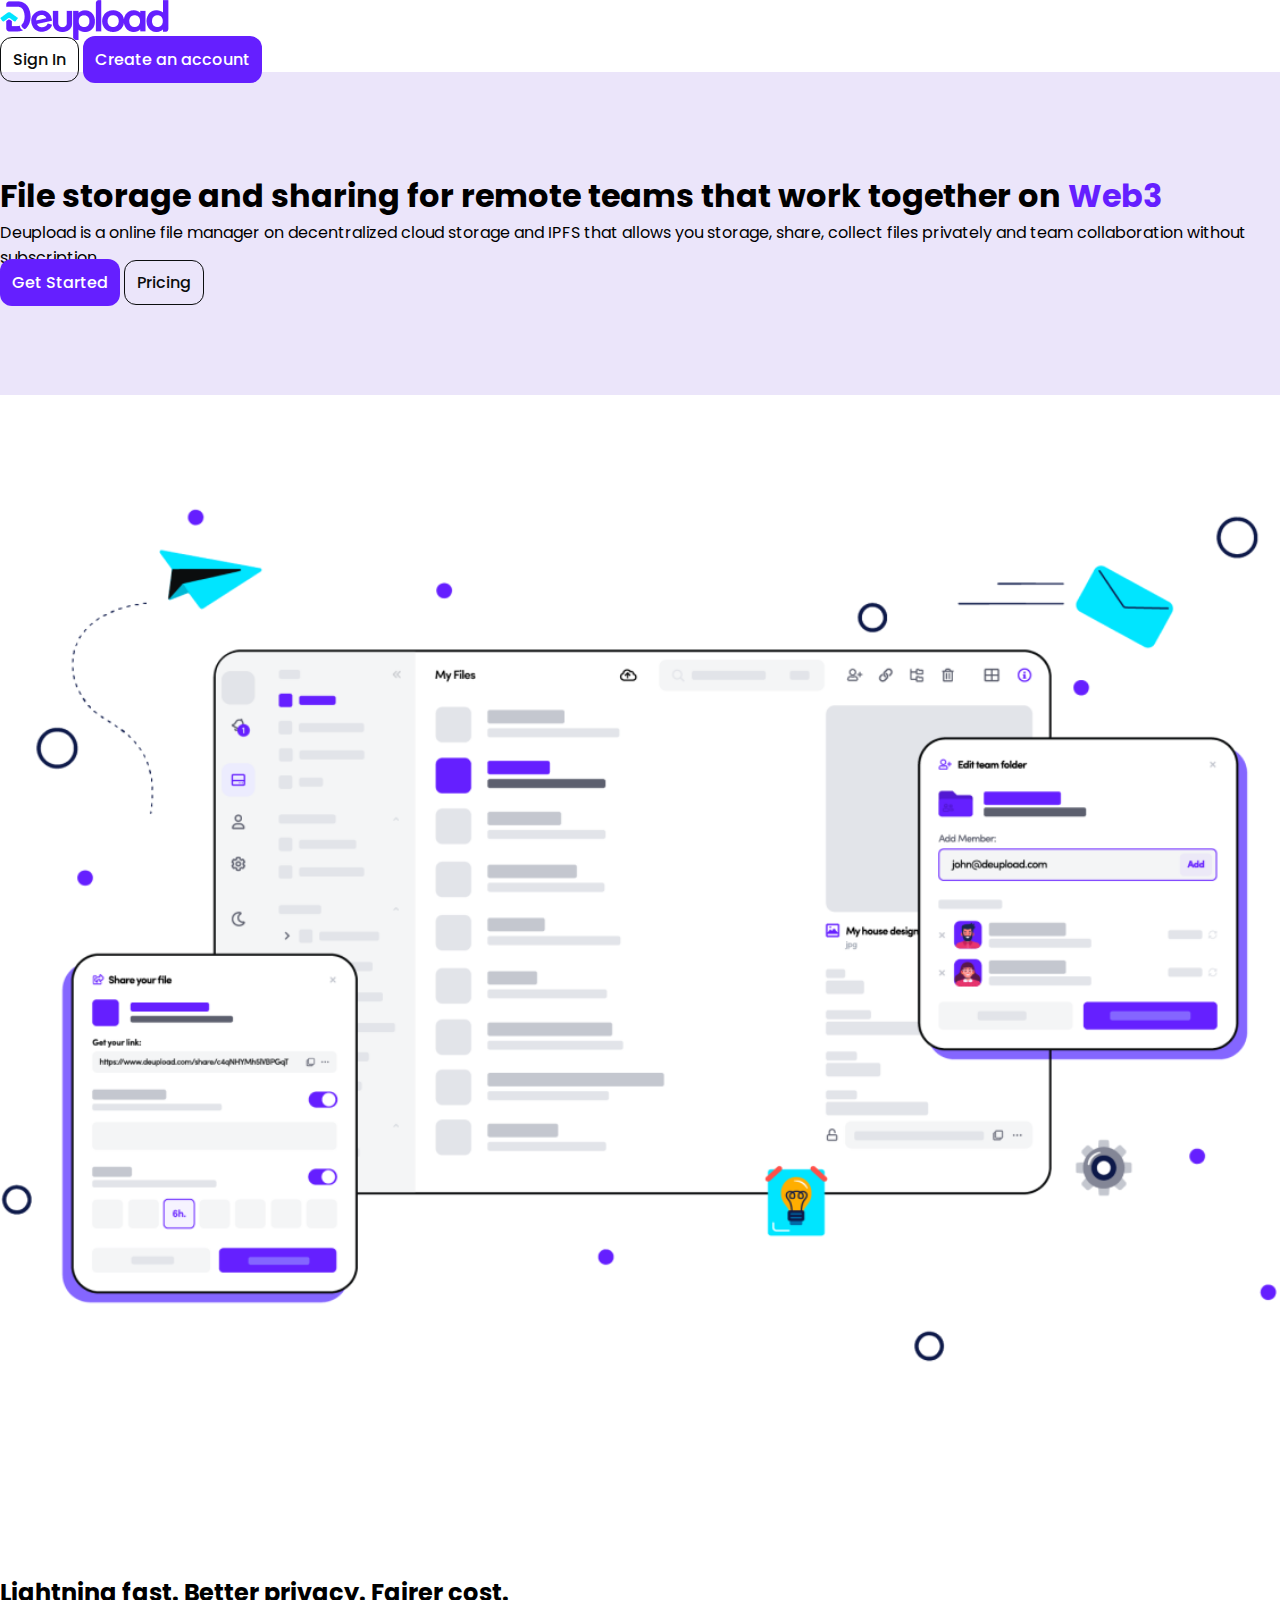
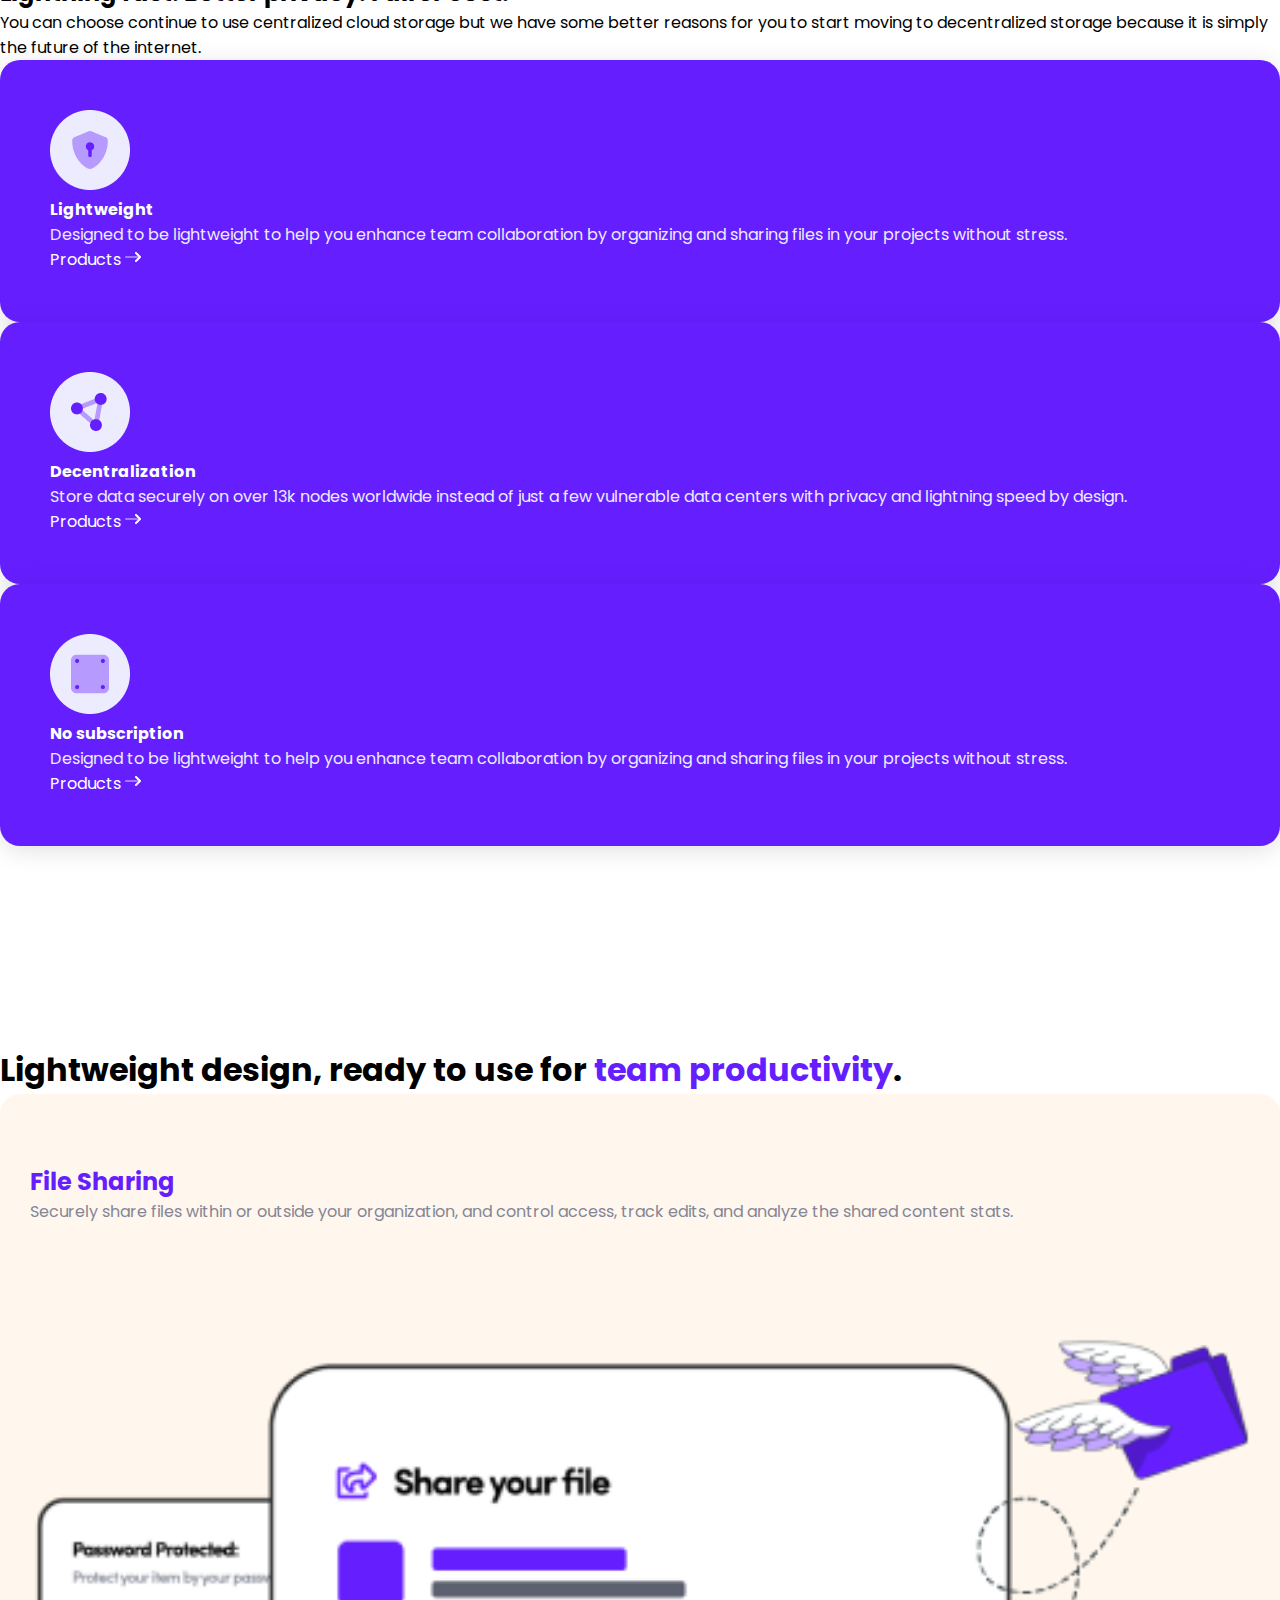
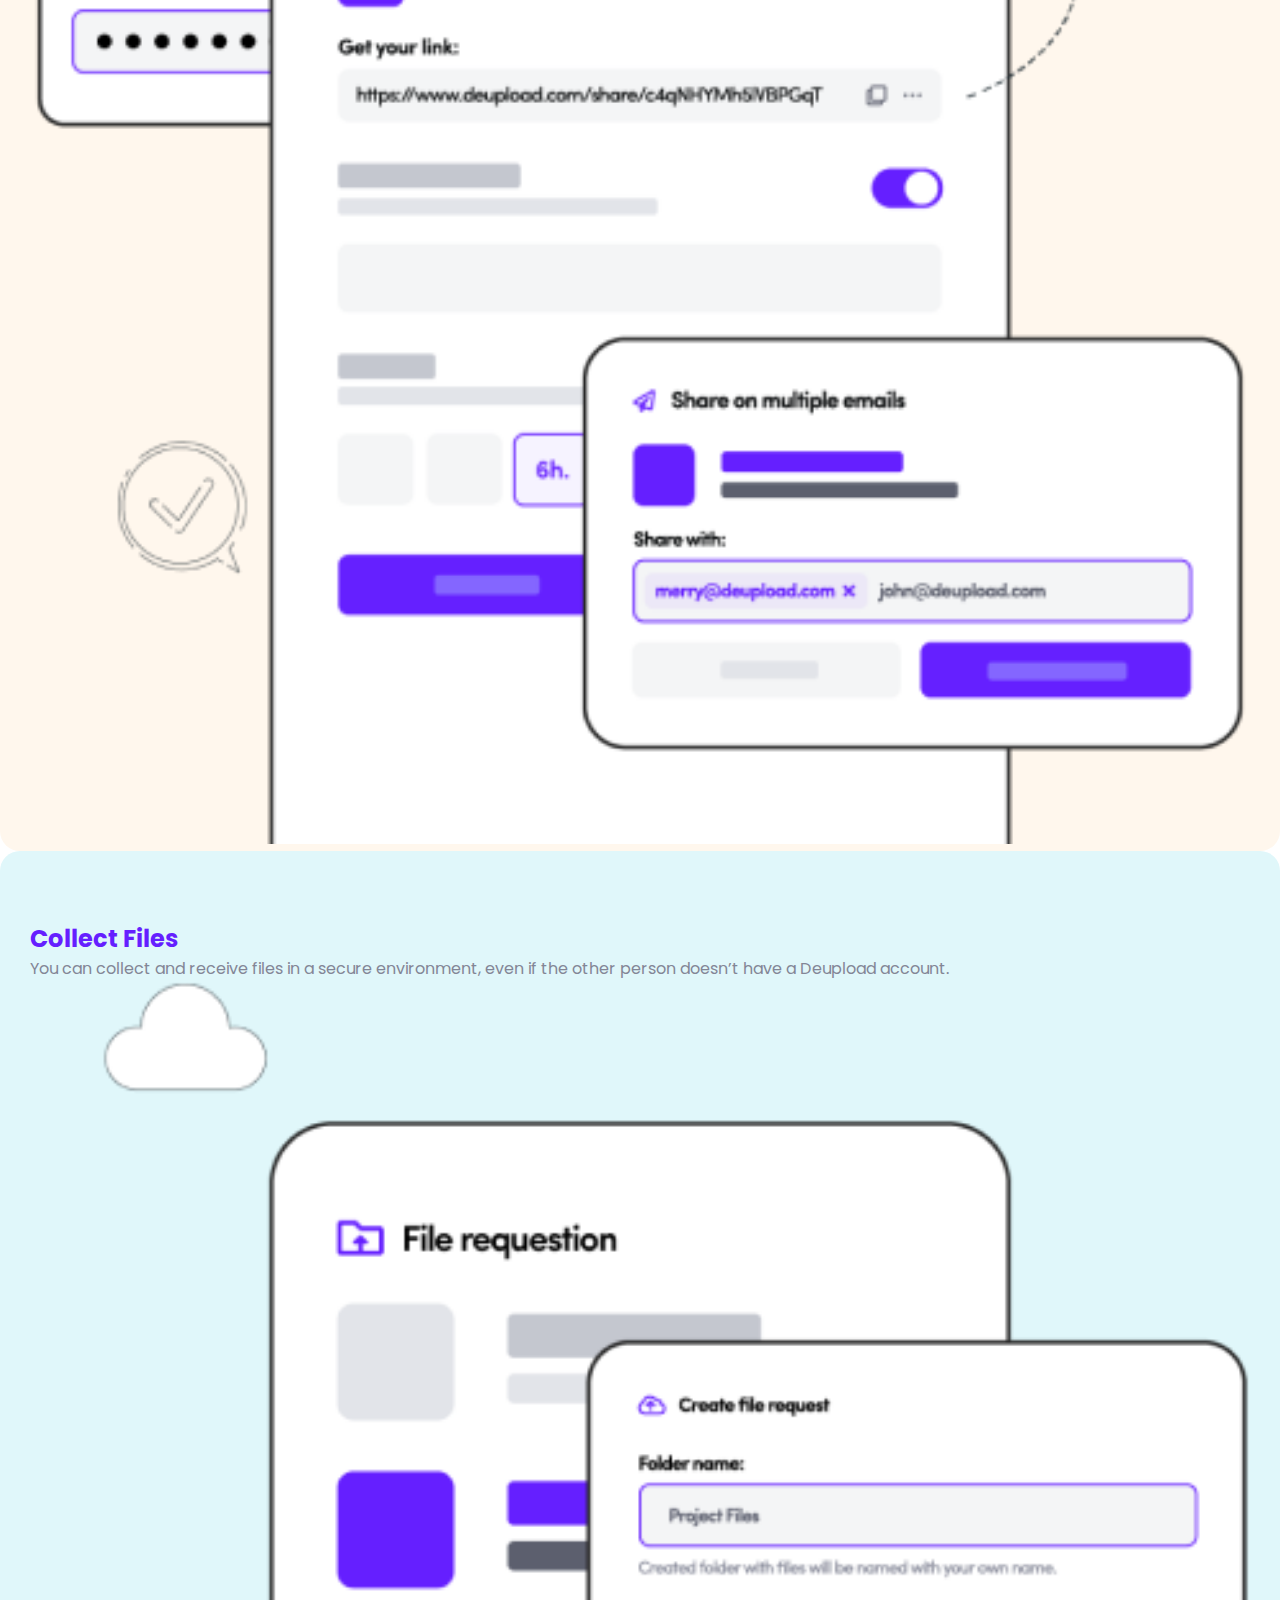
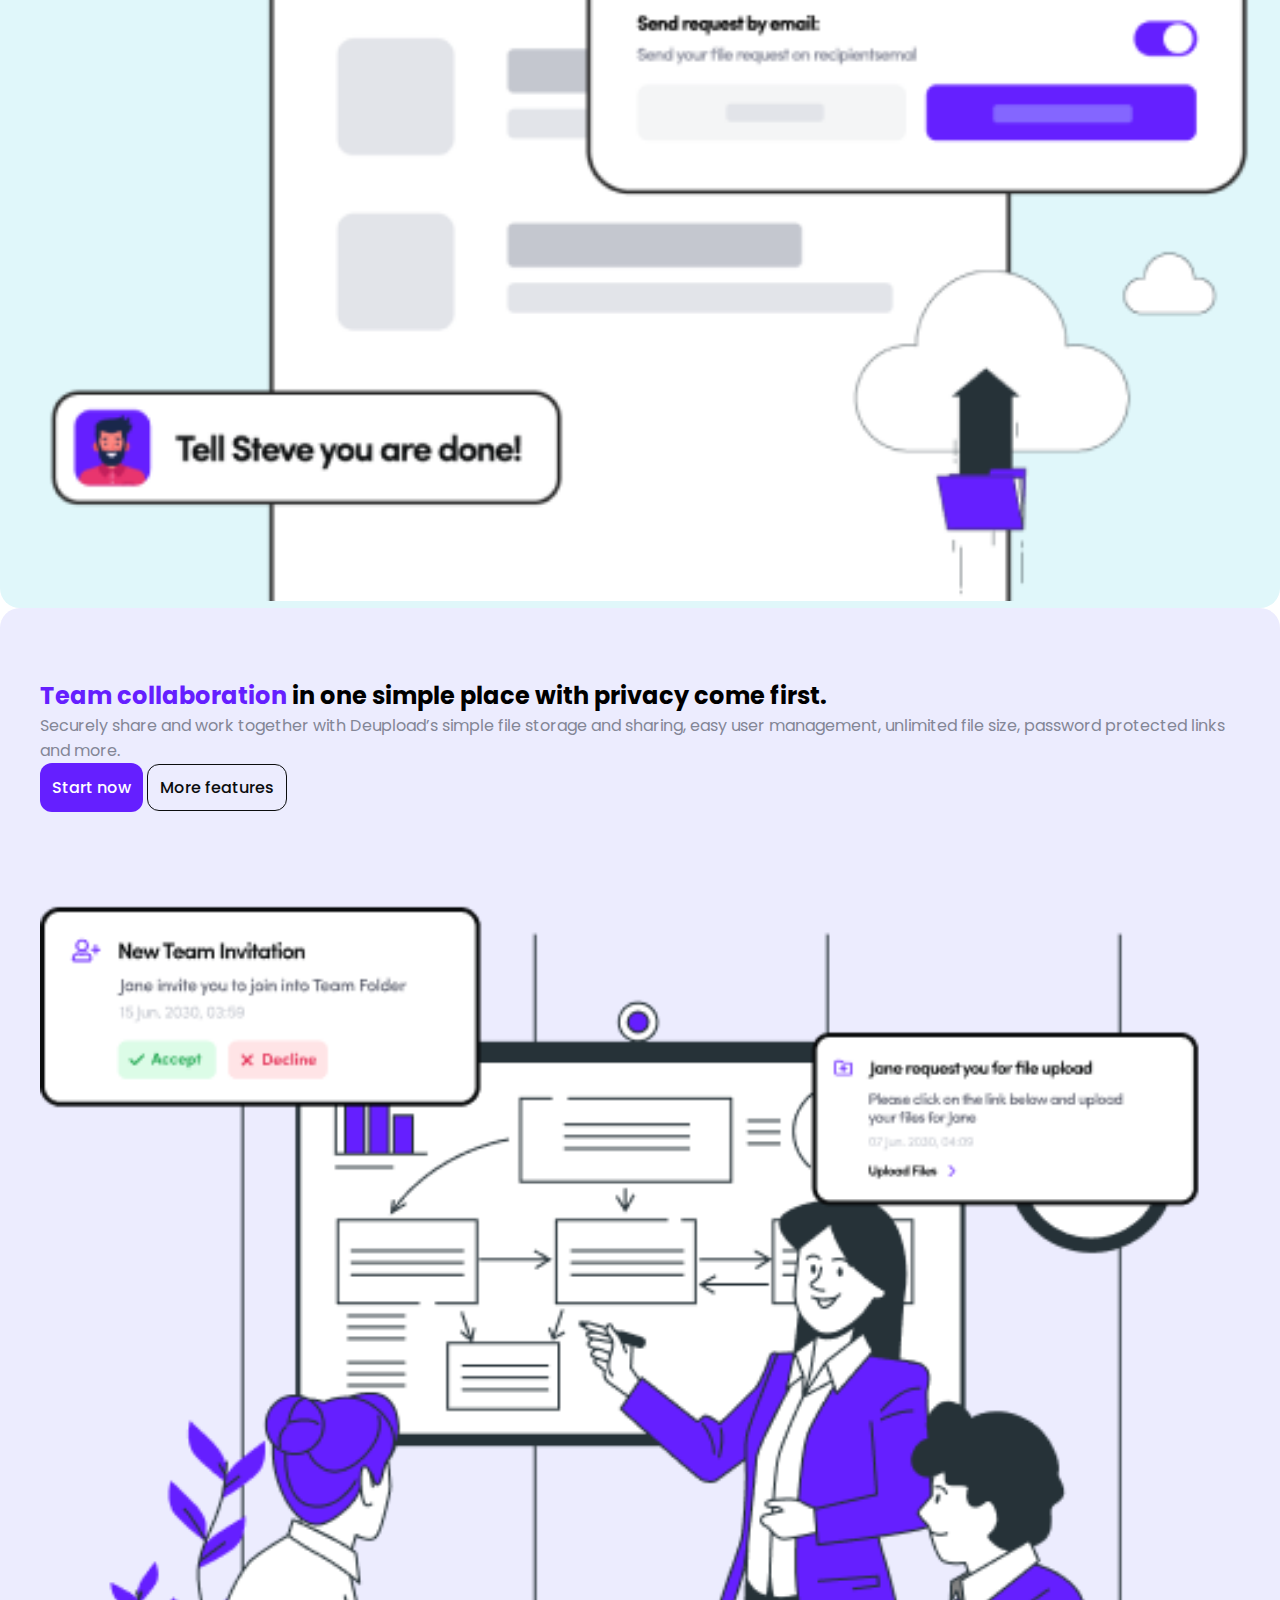
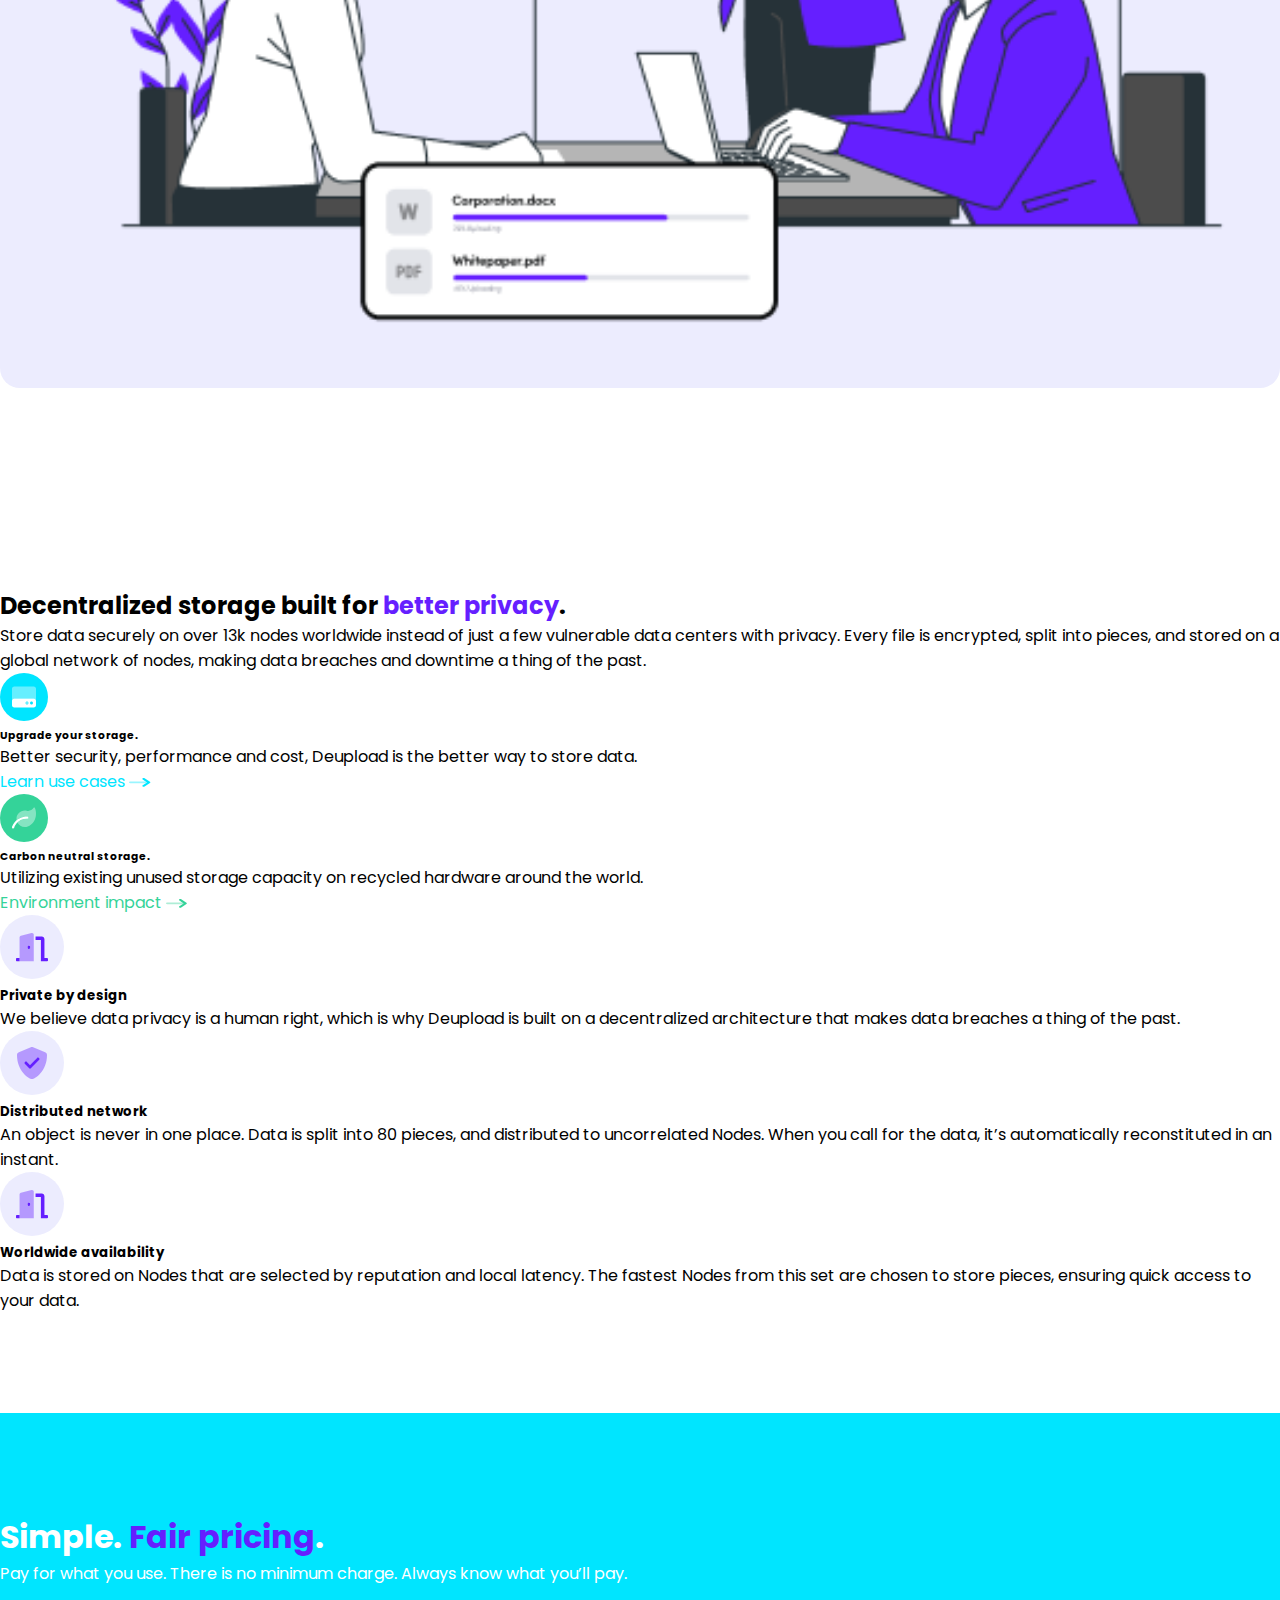
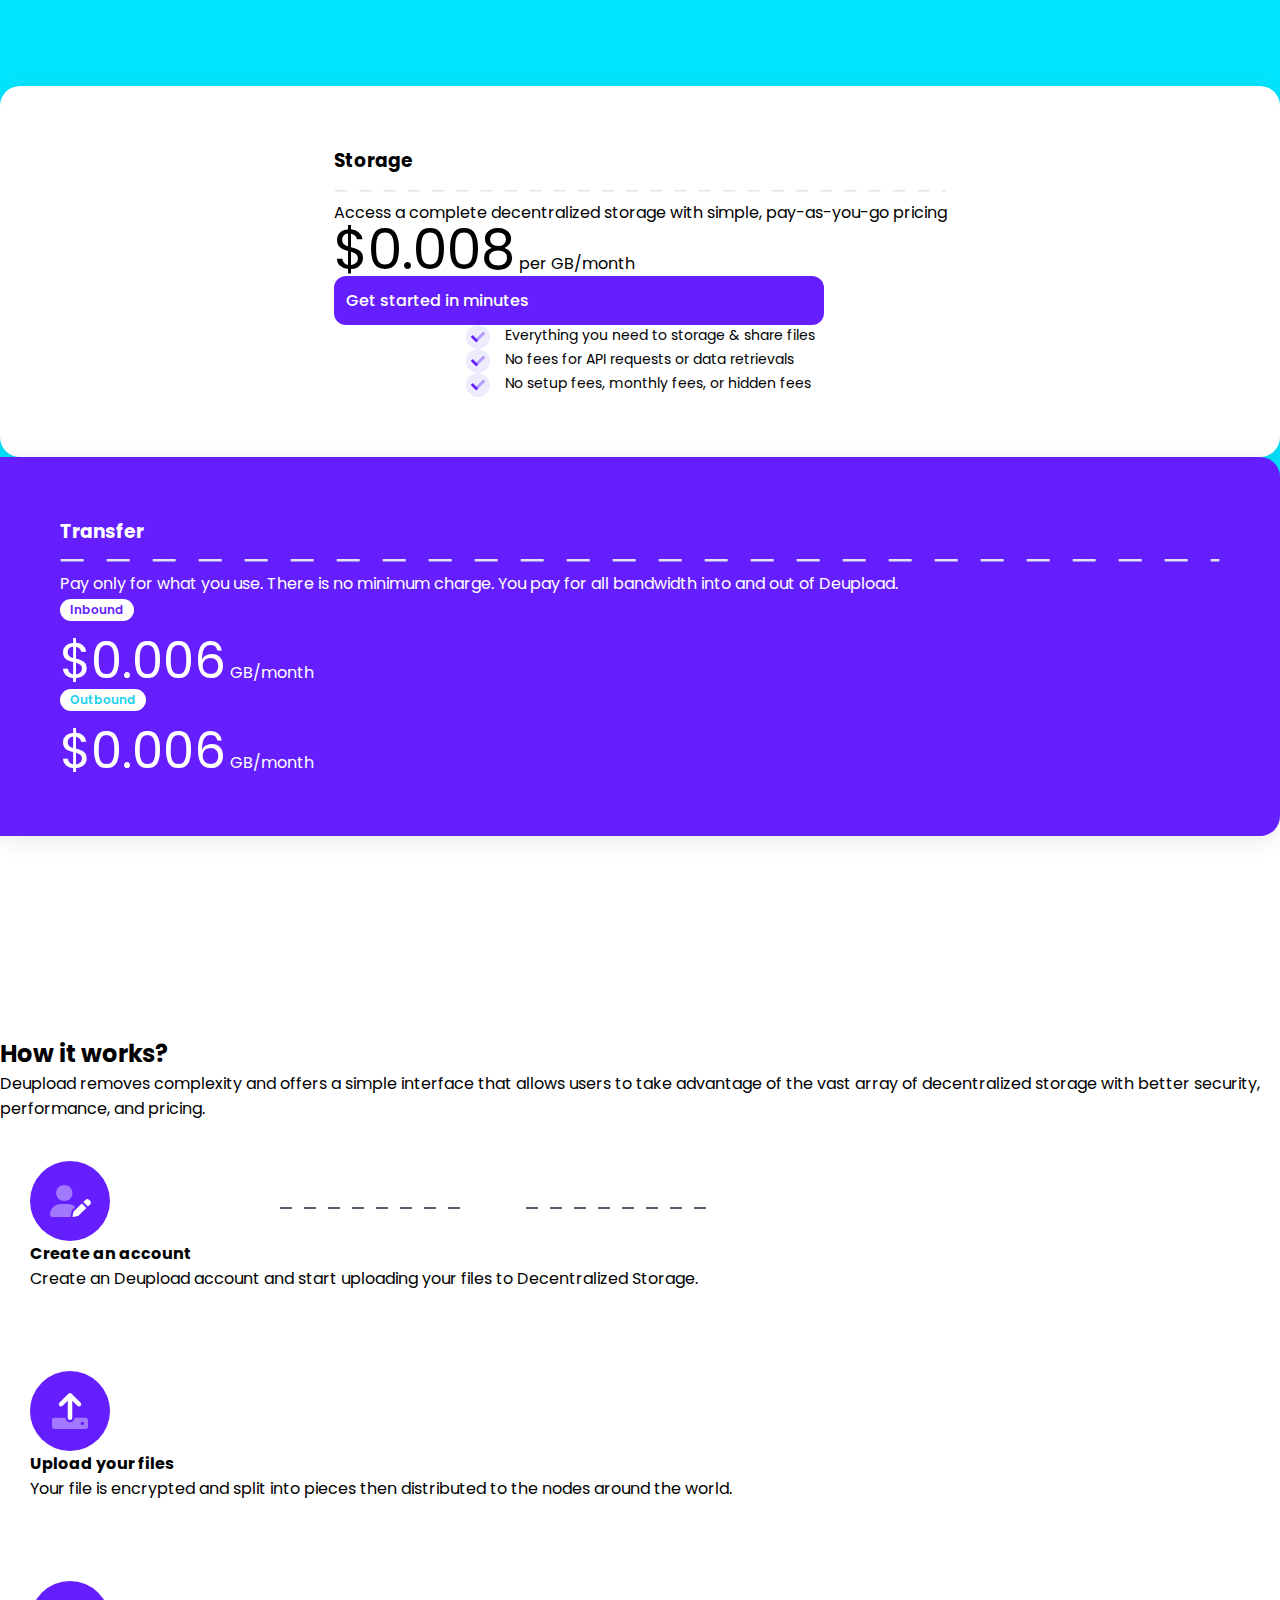
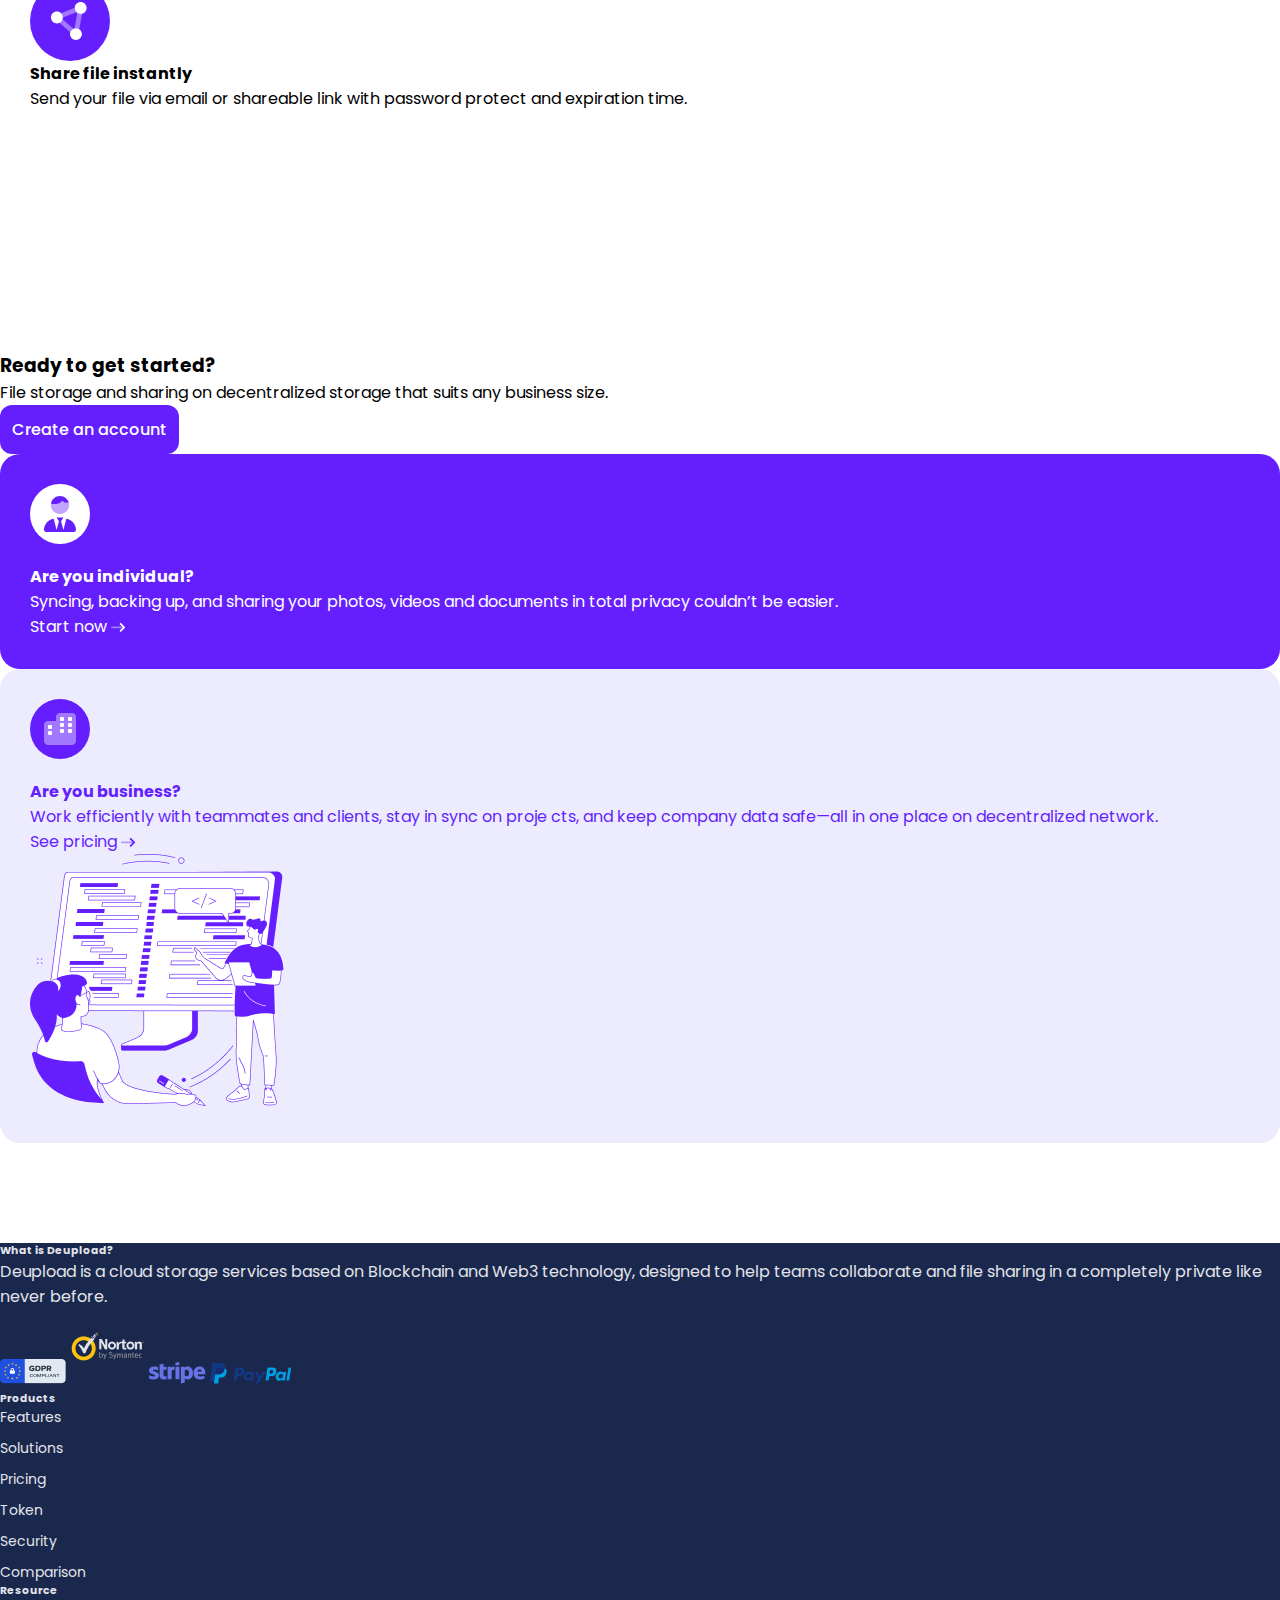
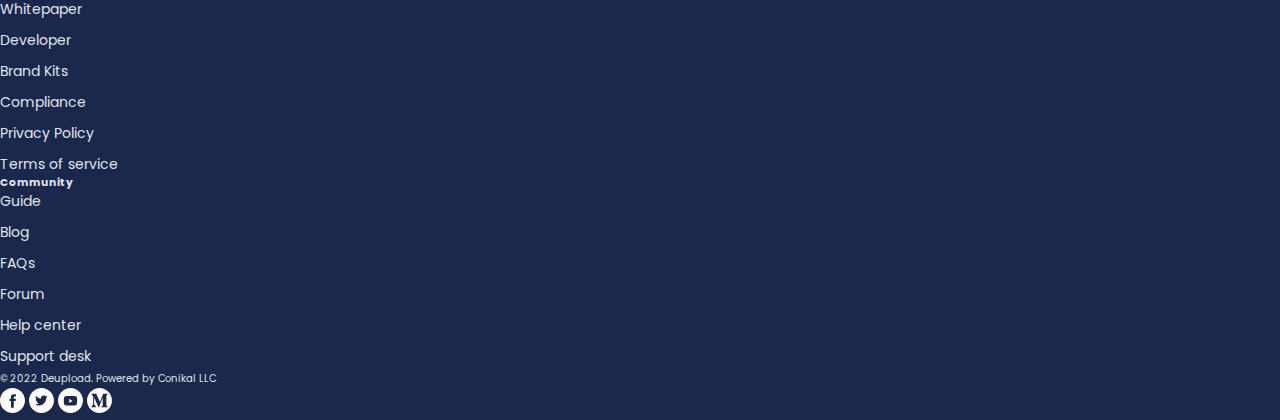
<file: index.html>
<!DOCTYPE html>
<html lang="en">
  <head>
    <meta charset="UTF-8" />
    <meta name="viewport" content="width=device-width, initial-scale=1.0" />
    <title>Deupload</title>
    <link rel="preconnect" href="https://fonts.googleapis.com" />
    <link rel="preconnect" href="https://fonts.gstatic.com" crossorigin />
    <link
      href="https://fonts.googleapis.com/css2?family=Poppins:ital,wght@0,100;0,200;0,300;0,400;0,500;0,600;0,700;0,800;0,900;1,100;1,200;1,300;1,400;1,500;1,600;1,700;1,800;1,900&display=swap"
      rel="stylesheet"
    />
    <link
      href="https://cdn.jsdelivr.net/npm/bootstrap@5.3.8/dist/css/bootstrap.min.css"
      rel="stylesheet"
      integrity="sha384-sRIl4kxILFvY47J16cr9ZwB07vP4J8+LH7qKQnuqkuIAvNWLzeN8tE5YBujZqJLB"
      crossorigin="anonymous"
    />
    <link rel="stylesheet" href="/css/style.css" />
  </head>
  <body>
    <!-- Header -->
    <header class="text-center">
      <div class="container-fluid">
        <div class="header-wrapper d-md-flex justify-content-between align-items-center py-3">
          <img src="img/logo.png" alt="" />
          <div class="d-flex align-items-center gap-4 justify-content-center mt-3 mt-md-0">
            <a href="#" class="my-btn-outline">Sign In</a>
            <a href="#" class="my-btn-primary">Create an account</a>
          </div>
        </div>
      </div>
    </header>
    <!-- Banner -->
    <section class="banner">
      <div class="container">
        <div class="banner-wrapper text-center">
          <h1 class="fw-bold">
            <span class="d-md-block">File storage and sharing for</span>
            <span class="d-md-block">remote teams that work</span>
            <span class="d-md-block">together on <span>Web3</span></span>
          </h1>
          <p class="my-4">
            <span class="d-md-block">Deupload is a online file manager on decentralized cloud storage and IPFS that </span>
            <span class="d-md-block">allows you storage, share, collect files privately and team collaboration without</span>
            <span class="d-md-block">subscription.</span>
          </p>
          <div class="d-flex gap-4 justify-content-center align-items-center">
            <a href="#" class="my-btn-primary">Get Started</a>
            <a href="#" class="my-btn-outline">Pricing</a>
          </div>
        </div>
      </div>
    </section>
    <!-- Hero -->
    <section class="hero">
      <div class="container">
        <div class="hero-wrapper">
          <img width="100%" src="img/hero/hero_img.png" alt="" />
        </div>
      </div>
    </section>
    <!-- Lightning -->
    <section class="lightning">
      <div class="container">
        <div class="lightning-wrapper">
          <div class="text-center">
            <h2 class="mb-3">Lightning fast. Better privacy. Fairer cost.</h2>
            <p>
              <span class="d-lg-block">You can choose continue to use centralized cloud storage but we have some better reasons for</span>
              <span class="d-lg-block">you to start moving to decentralized storage because it is simply the future of the internet.</span>
            </p>
          </div>
          <div class="row d-flex mt-5">
            <!-- Card 1 -->
            <div class="col-12 col-lg-6 col-xl-4 mb-4 mb-xl-0">
              <div class="card">
                <div class="mb-3"><img src="/img/lightning/lock.png" alt="" /></div>
                <h4 class="mb-2">Lightweight</h4>
                <p>
                  Designed to be lightweight to help you enhance team collaboration by organizing and sharing files in your projects without stress.
                </p>
                <a href="#" class="d-flex gap-3 align-items-center">
                  <span class="fw-bold">Products</span>
                  <img src="/img/lightning/arrowright.svg" alt="" />
                </a>
              </div>
            </div>
            <!-- Card 2 -->
            <div class="col-12 col-lg-6 col-xl-4 mb-4 mb-xl-0">
              <div class="card">
                <div class="mb-3"><img src="/img/lightning/dots.png" alt="" /></div>
                <h4 class="mb-2">Decentralization</h4>
                <p>
                  Store data securely on over 13k nodes worldwide instead of just a few vulnerable data centers with privacy and lightning speed by
                  design.
                </p>
                <a href="#" class="d-flex gap-3 align-items-center">
                  <span class="fw-bold">Products</span>
                  <img src="/img/lightning/arrowright.svg" alt="" />
                </a>
              </div>
            </div>
            <!-- Card 3 -->
            <div class="col-12 col-lg-12 col-xl-4">
              <div class="card">
                <div class="mb-3"><img src="/img/lightning/cube.png" alt="" /></div>
                <h4 class="mb-2">No subscription</h4>
                <p>
                  Designed to be lightweight to help you enhance team collaboration by organizing and sharing files in your projects without stress.
                </p>
                <a href="#" class="d-flex gap-3 align-items-center">
                  <span class="fw-bold">Products</span>
                  <img src="/img/lightning/arrowright.svg" alt="" />
                </a>
              </div>
            </div>
          </div>
        </div>
      </div>
    </section>
    <!-- productivity -->
    <section class="productivity">
      <div class="container">
        <div class="productivity-wrapper">
          <div>
            <h1 class="text-center text-lg-start">
              <span class="d-lg-block">Lightweight design, ready </span>
              <span class="d-lg-block">to use for <span class="my-text-primary">team</span></span>
              <span class="d-lg-block"><span class="my-text-primary">productivity</span>.</span>
            </h1>
          </div>
          <div class="row d-flex align-items-stretch mt-5">
            <!-- Card 1 -->
            <div class="col-lg-6 d-flex align-items-stretch">
              <div class="text-center card1 flex-fill d-flex flex-column justify-content-between">
                <h2 class="my-text-primary mb-3">File Sharing</h2>
                <p>
                  Securely share files within or outside your organization, and control access, track edits, and analyze the shared content stats.
                </p>
                <div>
                  <img width="100%" src="/img/productivity/ui-1.png" alt="" />
                </div>
              </div>
            </div>
            <!-- Card 2 -->
            <div class="col-lg-6 mt-4 mt-lg-0 d-flex align-items-stretch">
              <div class="text-center card2 flex-fill d-flex flex-column justify-content-between">
                <h2 class="my-text-primary mb-3">Collect Files</h2>
                <p>You can collect and receive files in a secure environment, even if the other person doesn’t have a Deupload account.</p>
                <img width="100%" src="/img/productivity/ui-2.png" alt="" />
              </div>
            </div>
            <!-- Card 3 -->
            <div class="col-12 mt-4">
              <div class="text-center card3 row mx-0 align-items-center">
                <div class="col-lg-6 mb-4 mb-lg-0 px-0">
                  <h2 class="mb-3">
                    <span class="d-lg-block"><span class="my-text-primary">Team collaboration</span> in</span>
                    <span class="d-lg-block">one simple place with</span>
                    <span class="d-lg-block">privacy come first.</span>
                  </h2>
                  <p class="mb-4">
                    <span class="d-lg-block">Securely share and work together with Deupload’s </span>
                    <span class="d-lg-block">simple file storage and sharing, easy user </span>
                    <span class="d-lg-block">management, unlimited file size, password</span>
                    <span class="d-lg-block">protected links and more.</span>
                  </p>
                  <div class="d-flex justify-content-center align-items-center gap-4">
                    <a class="my-btn-primary" href="#">Start now</a>
                    <a class="my-btn-outline" href="#">More features</a>
                  </div>
                </div>
                <div class="col-lg-6 px-0">
                  <img width="100%" src="/img/productivity/team.png" alt="" />
                </div>
              </div>
            </div>
          </div>
        </div>
      </div>
    </section>
    <!-- Decentralized -->
    <section class="decentralized">
      <div class="container">
        <div class="decentralized-wrapper">
          <div class="row align-items-center gap-5 gap-xl-0">
            <div class="col-xl-6">
              <div class="p-3">
                <h2 class="mb-3">
                  <span class="d-lg-block">Decentralized </span>
                  <span class="d-lg-block">storage built for</span>
                  <span class="d-lg-block"><span class="my-text-primary">better privacy</span>.</span>
                </h2>
                <p class="mb-4">
                  Store data securely on over 13k nodes worldwide instead of just a few vulnerable data centers with privacy. Every file is encrypted,
                  split into pieces, and stored on a global network of nodes, making data breaches and downtime a thing of the past.
                </p>
                <div class="row mx-0 justify-content-center">
                  <div class="col-6 d-flex flex-column">
                    <div>
                      <img class="mb-3 align-self-start" src="/img/decentralized/storage.svg" alt="" />
                    </div>
                    <h6 class="mb-2">Upgrade your storage.</h6>
                    <p>Better security, performance and cost, Deupload is the better way to store data.</p>
                    <a href="#" class="d-flex align-items-center gap-3 fw-bold">
                      <span>Learn use cases</span>
                      <img src="/img/decentralized/arrowblue.svg" alt="" />
                    </a>
                  </div>
                  <div class="col-6 d-flex flex-column">
                    <img class="mb-3 align-self-start" src="/img/decentralized/leaf.svg" alt="" />
                    <h6 class="mb-2">Carbon neutral storage.</h6>
                    <p>Utilizing existing unused storage capacity on recycled hardware around the world.</p>
                    <a href="#" class="d-flex align-items-center gap-3 fw-bold">
                      <span>Environment impact</span>
                      <img src="/img/decentralized/arrowgreen.svg" alt="" />
                    </a>
                  </div>
                </div>
              </div>
            </div>
            <div class="col-xl-6">
              <div>
                <!-- 1 -->
                <div class="d-flex gap-3 mb-3 p-2">
                  <div><img src="/img/decentralized/vault.svg" alt="" /></div>
                  <div>
                    <h5 class="mb-2">Private by design</h5>
                    <p>
                      We believe data privacy is a human right, which is why Deupload is built on a decentralized architecture that makes data
                      breaches a thing of the past.
                    </p>
                  </div>
                </div>
                <!-- 2 -->
                <div class="d-flex gap-3 mb-3 p-2">
                  <div><img src="/img/decentralized/protected.svg" alt="" /></div>
                  <div>
                    <h5 class="mb-2">Distributed network</h5>
                    <p>
                      An object is never in one place. Data is split into 80 pieces, and distributed to uncorrelated Nodes. When you call for the
                      data, it’s automatically reconstituted in an instant.
                    </p>
                  </div>
                </div>
                <!-- 3 -->
                <div class="d-flex gap-3 p-2">
                  <div><img src="/img/decentralized/vault.svg" alt="" /></div>
                  <div>
                    <h5 class="mb-2">Worldwide availability</h5>
                    <p>
                      Data is stored on Nodes that are selected by reputation and local latency. The fastest Nodes from this set are chosen to store
                      pieces, ensuring quick access to your data.
                    </p>
                  </div>
                </div>
              </div>
            </div>
          </div>
        </div>
      </div>
    </section>
    <!-- pricing -->
    <section class="pricing">
      <div class="container">
        <h1 class="mb-2 text-center">
          <span>Simple. <span class="my-text-primary">Fair pricing</span>.</span>
        </h1>
        <p class="mb-5 text-center">Pay for what you use. There is no minimum charge. Always know what you’ll pay.</p>
        <div class="pricing-wrapper">
          <div class="row align-items-center gap-4 gap-lg-0">
            <!-- card 1 -->
            <div class="col-lg-6 p-lg-0">
              <div class="text-center">
                <div>
                  <h3 class="fw-normal">Storage</h3>
                  <img width="100%" src="/img/pricing/lineblack.svg" alt="" />
                  <p>Access a complete decentralized storage with simple, pay-as-you-go pricing</p>
                  <div class="d-flex flex-column my-4">
                    <span class="fw-bold">$0.008</span>
                    <span>per GB/month</span>
                  </div>
                  <a href="#" class="my-btn-primary mb-4">Get started in minutes</a>
                </div>
                <ul class="d-flex flex-column align-items-start gap-2">
                  <li><img src="/img/pricing/tick.svg" alt="" /><span>Everything you need to storage & share files</span></li>
                  <li><img src="/img/pricing/tick.svg" alt="" /><span>No fees for API requests or data retrievals</span></li>
                  <li><img src="/img/pricing/tick.svg" alt="" /><span>No setup fees, monthly fees, or hidden fees</span></li>
                </ul>
              </div>
            </div>
            <!-- card 2 -->
            <div class="col-lg-6 text-center text-lg-start p-lg-0">
              <div>
                <h3 class="fw-normal">Transfer</h3>
                <img width="100%" src="/img/pricing/linewhite.svg" alt="" />
                <p>Pay only for what you use. There is no minimum charge. You pay for all bandwidth into and out of Deupload.</p>
                <div class="mb-4">
                  <span>Inbound</span>
                  <div class="d-flex align-items-end gap-1 justify-content-center justify-content-lg-start">
                    <span>$0.006</span>
                    <span>GB/month</span>
                  </div>
                </div>
                <div>
                  <span>Outbound</span>
                  <div class="d-flex align-items-end gap-1 justify-content-center justify-content-lg-start">
                    <span>$0.006</span>
                    <span>GB/month</span>
                  </div>
                </div>
              </div>
            </div>
          </div>
        </div>
      </div>
    </section>
    <!-- howitworks -->
    <section class="howitworks">
      <div class="container">
        <div class="text-center">
          <h2 class="mb-2">How it works?</h2>
          <p>
            <span class="d-xl-block">Deupload removes complexity and offers a simple interface that allows users to take </span>
            <span class="d-xl-block">advantage of the vast array of decentralized storage with better security, performance, </span>
            <span class="d-xl-block">and pricing.</span>
          </p>
        </div>
        <div class="howitworks-wrapper">
          <div class="row">
            <div class="line d-flex align-items-center justify-content-between">
              <div>
                <img width="100%" src="/img/howitworks/line.svg" alt="" />
              </div>
              <div>
                <img width="100%" src="/img/howitworks/line.svg" alt="" />
              </div>
            </div>
            <!-- 1 -->
            <div class="col-lg-4">
              <div class="d-flex flex-column align-items-center text-center">
                <div>
                  <img src="/img/howitworks/userpen.svg" alt="" />
                </div>
                <h4 class="mt-4 mb-3">Create an account</h4>
                <p>Create an Deupload account and start uploading your files to Decentralized Storage.</p>
              </div>
            </div>
            <!-- 2 -->
            <div class="col-lg-4">
              <div class="d-flex flex-column align-items-center text-center">
                <div>
                  <img src="/img/howitworks/upload.svg" alt="" />
                </div>
                <h4 class="mt-4 mb-3">Upload your files</h4>
                <p>Your file is encrypted and split into pieces then distributed to the nodes around the world.</p>
              </div>
            </div>
            <!-- 3 -->
            <div class="col-lg-4">
              <div class="d-flex flex-column align-items-center text-center">
                <div>
                  <img src="/img/howitworks/share.svg" alt="" />
                </div>
                <h4 class="mt-4 mb-3">Share file instantly</h4>
                <p>Send your file via email or shareable link with password protect and expiration time.</p>
              </div>
            </div>
          </div>
        </div>
      </div>
    </section>
    <!-- create-account -->
    <section class="create-account">
      <div class="container">
        <div class="d-flex justify-content-between align-items-center flex-column flex-lg-row">
          <div class="text-center text-lg-start">
            <h3>Ready to get started?</h3>
            <p>File storage and sharing on decentralized storage that suits any business size.</p>
          </div>
          <div>
            <a href="#" class="my-btn-primary">Create an account</a>
          </div>
        </div>
        <div class="create-account-wrapper">
          <div class="row mt-5">
            <!-- 1 -->
            <div class="col-lg-4 d-flex flex-column mb-4 mb-lg-0">
              <div class="d-flex flex-column">
                <div class="icon">
                  <img src="/img/create-account/user.svg" alt="" />
                </div>
                <h4 class="mb-4">Are you individual?</h4>
                <p class="mb-4">Syncing, backing up, and sharing your photos, videos and documents in total privacy couldn’t be easier.</p>
                <a class="d-flex gap-2 align-items-center fw-bold" href="#">
                  <span>Start now</span>
                  <img src="/img/create-account/arrowwhite.svg" alt="" />
                </a>
              </div>
            </div>
            <!-- 2 -->
            <div class="col-lg-8 d-flex">
              <div class="d-flex gap-4">
                <div>
                  <div>
                    <img src="/img/create-account/buildings.svg" alt="" />
                  </div>
                  <h4 class="mb-4">Are you business?</h4>
                  <p class="mb-4">
                    Work efficiently with teammates and clients, stay in sync on proje cts, and keep company data safe—all in one place on
                    decentralized network.
                  </p>
                  <a class="d-flex gap-2 align-items-center fw-bold" href="#">
                    <span>See pricing</span>
                    <img src="/img/create-account/arrowpurple.svg" alt="" />
                  </a>
                </div>
                <div class="d-none d-lg-block">
                  <img src="/img/create-account/learn.png" alt="" />
                </div>
              </div>
            </div>
          </div>
        </div>
      </div>
    </section>
    <!-- footer -->
    <footer>
      <div class="container pt-5 px-0">
        <div class="footer-wrapper">
          <div class="row gx-5 mx-0">
            <!-- 1 -->
            <div class="col-lg-6 mb-3 mb-lg-0">
              <div>
                <h6 class="mb-4">What is Deupload?</h6>
                <p class="mb-4">
                  Deupload is a cloud storage services based on Blockchain and Web3 technology, designed to help teams collaborate and file sharing in
                  a completely private like never before.
                </p>
                <div class="d-flex align-items-center justify-content-between flex-wrap">
                  <img src="/img/footer/gdpr.png" alt="" />
                  <img src="/img/footer/norton.png" alt="" />
                  <img src="/img/footer/stripe.png" alt="" />
                  <img src="/img/footer/paypal.png" alt="" />
                </div>
              </div>
            </div>
            <!-- 2 -->
            <div class="col-lg-6 d-flex  mb-4">
              <div class="row mx-0">
                <!-- 2.1 -->
                <div class="col-4">
                  <h6 class="mb-4">Products</h6>
                  <ul>
                    <li>Features</li>
                    <li>Solutions</li>
                    <li>Pricing</li>
                    <li>Token</li>
                    <li>Security</li>
                    <li>Comparison</li>
                  </ul>
                </div>
                <!-- 2.2 -->
                <div class="col-4">
                  <h6 class="mb-4">Resource</h6>
                  <ul>
                    <li>Whitepaper</li>
                    <li>Developer</li>
                    <li>Brand Kits</li>
                    <li>Compliance</li>
                    <li>Privacy Policy</li>
                    <li>Terms of service</li>
                  </ul>
                </div>
                <!-- 2.3 -->
                <div class="col-4">
                  <h6 class="mb-4">Community</h6>
                  <ul>
                    <li>Guide</li>
                    <li>Blog</li>
                    <li>FAQs</li>
                    <li>Forum</li>
                    <li>Help center</li>
                    <li>Support desk</li>
                  </ul>
                </div>
              </div>
            </div>
            <div class="col-12 d-flex flex-column flex-sm-row align-items-center justify-content-sm-between mb-3">
              <div>
                <span>© 2022 Deupload. Powered by Conikal LLC</span>
              </div>
              <div class="d-flex gap-2 align-items-center mt-2 mt-sm-0">
                <img src="./img/footer/fb.svg" alt="">
                <img src="./img/footer/twitter.svg" alt="">
                <img src="./img/footer/youtube.svg" alt="">
                <img src="./img/footer/maza.svg" alt="">
              </div>
            </div>
          </div>
        </div>
      </div>
    </footer>
    <!-- <div style="margin-bottom: 500px"></div> -->
  </body>
</html>
</file>
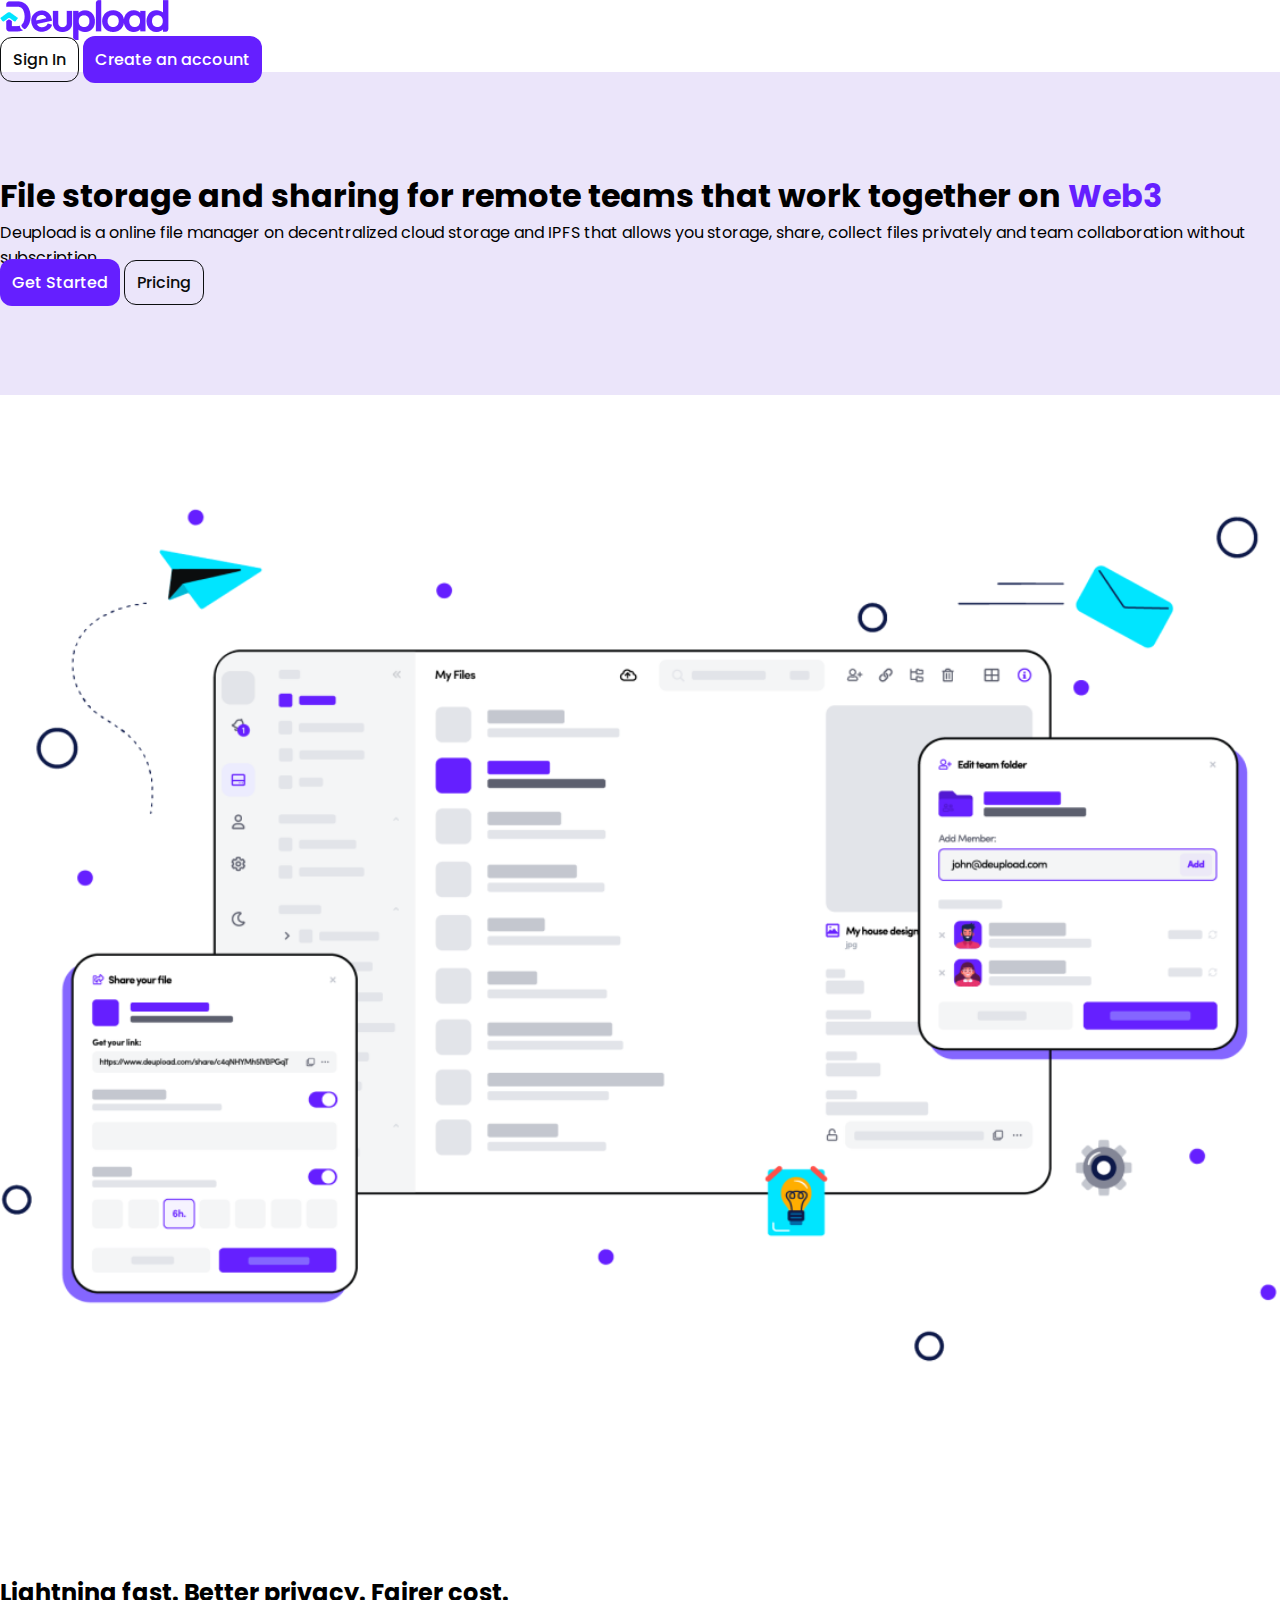
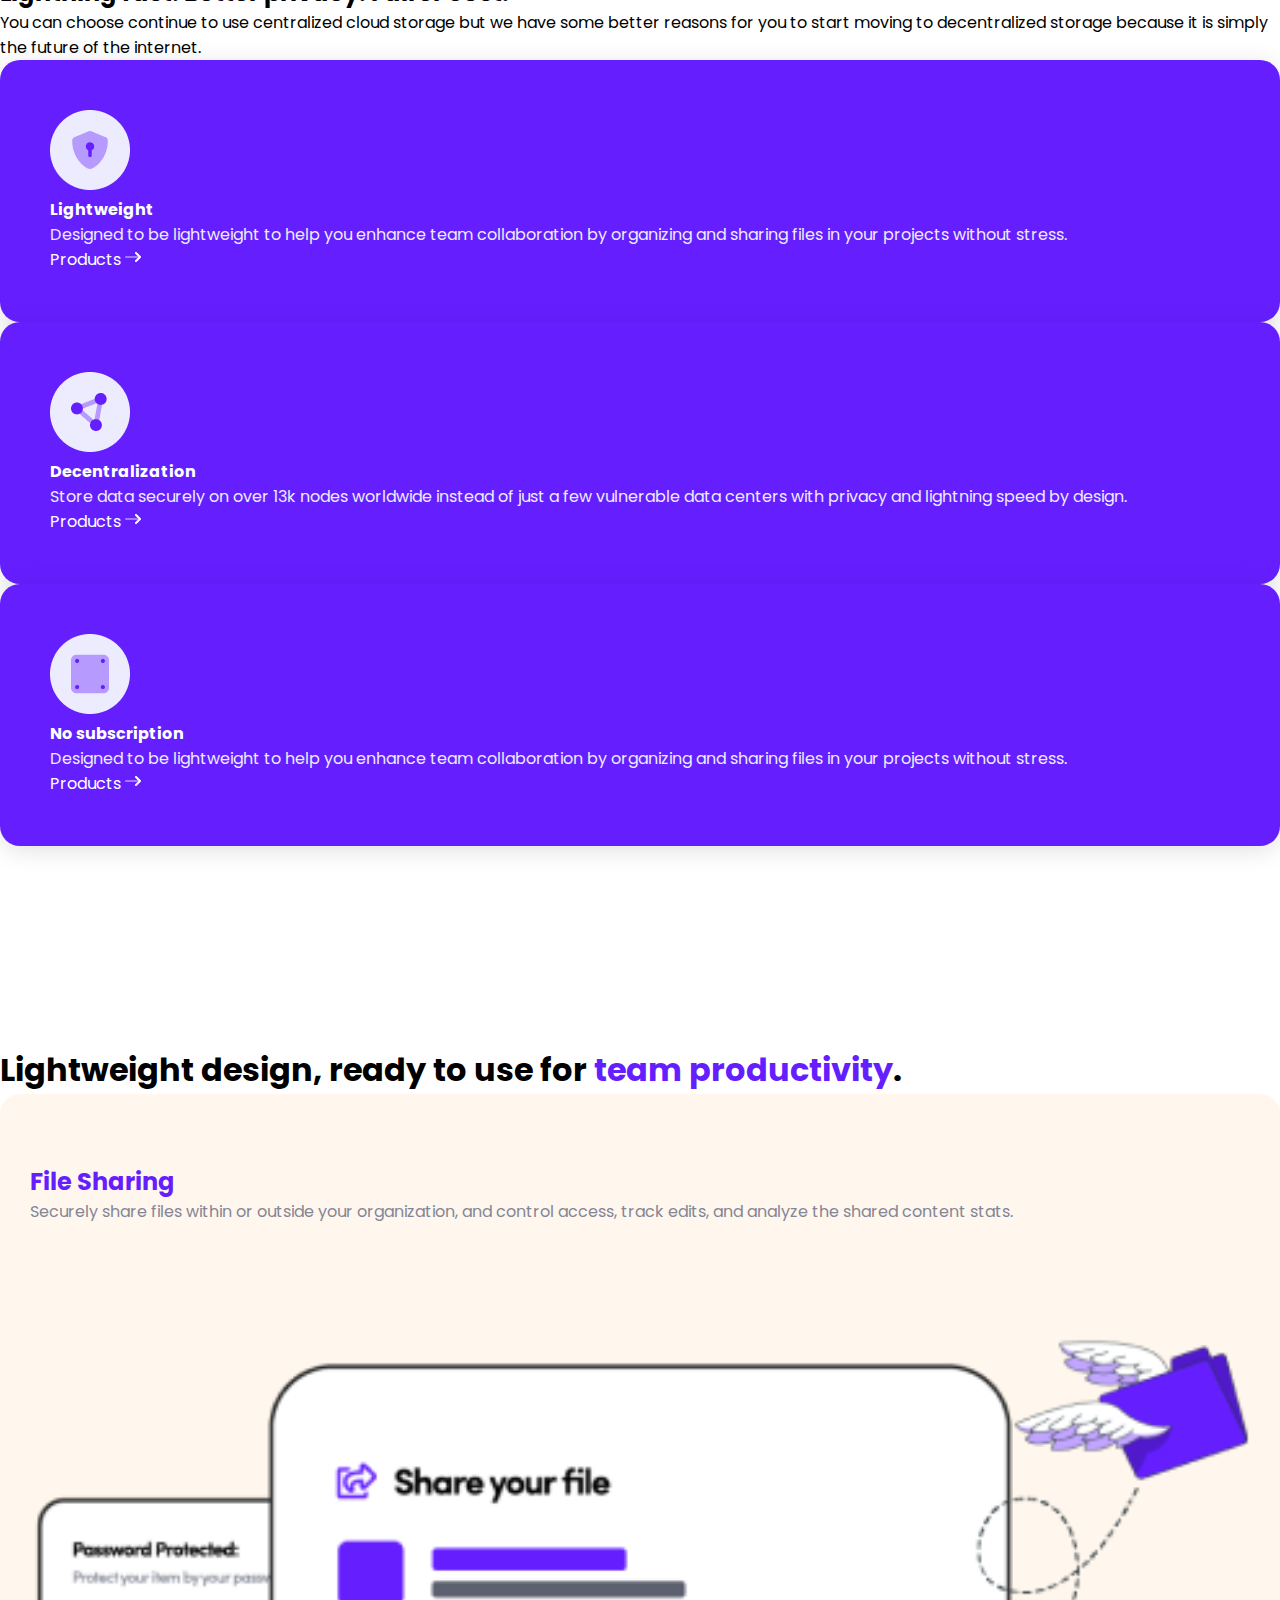
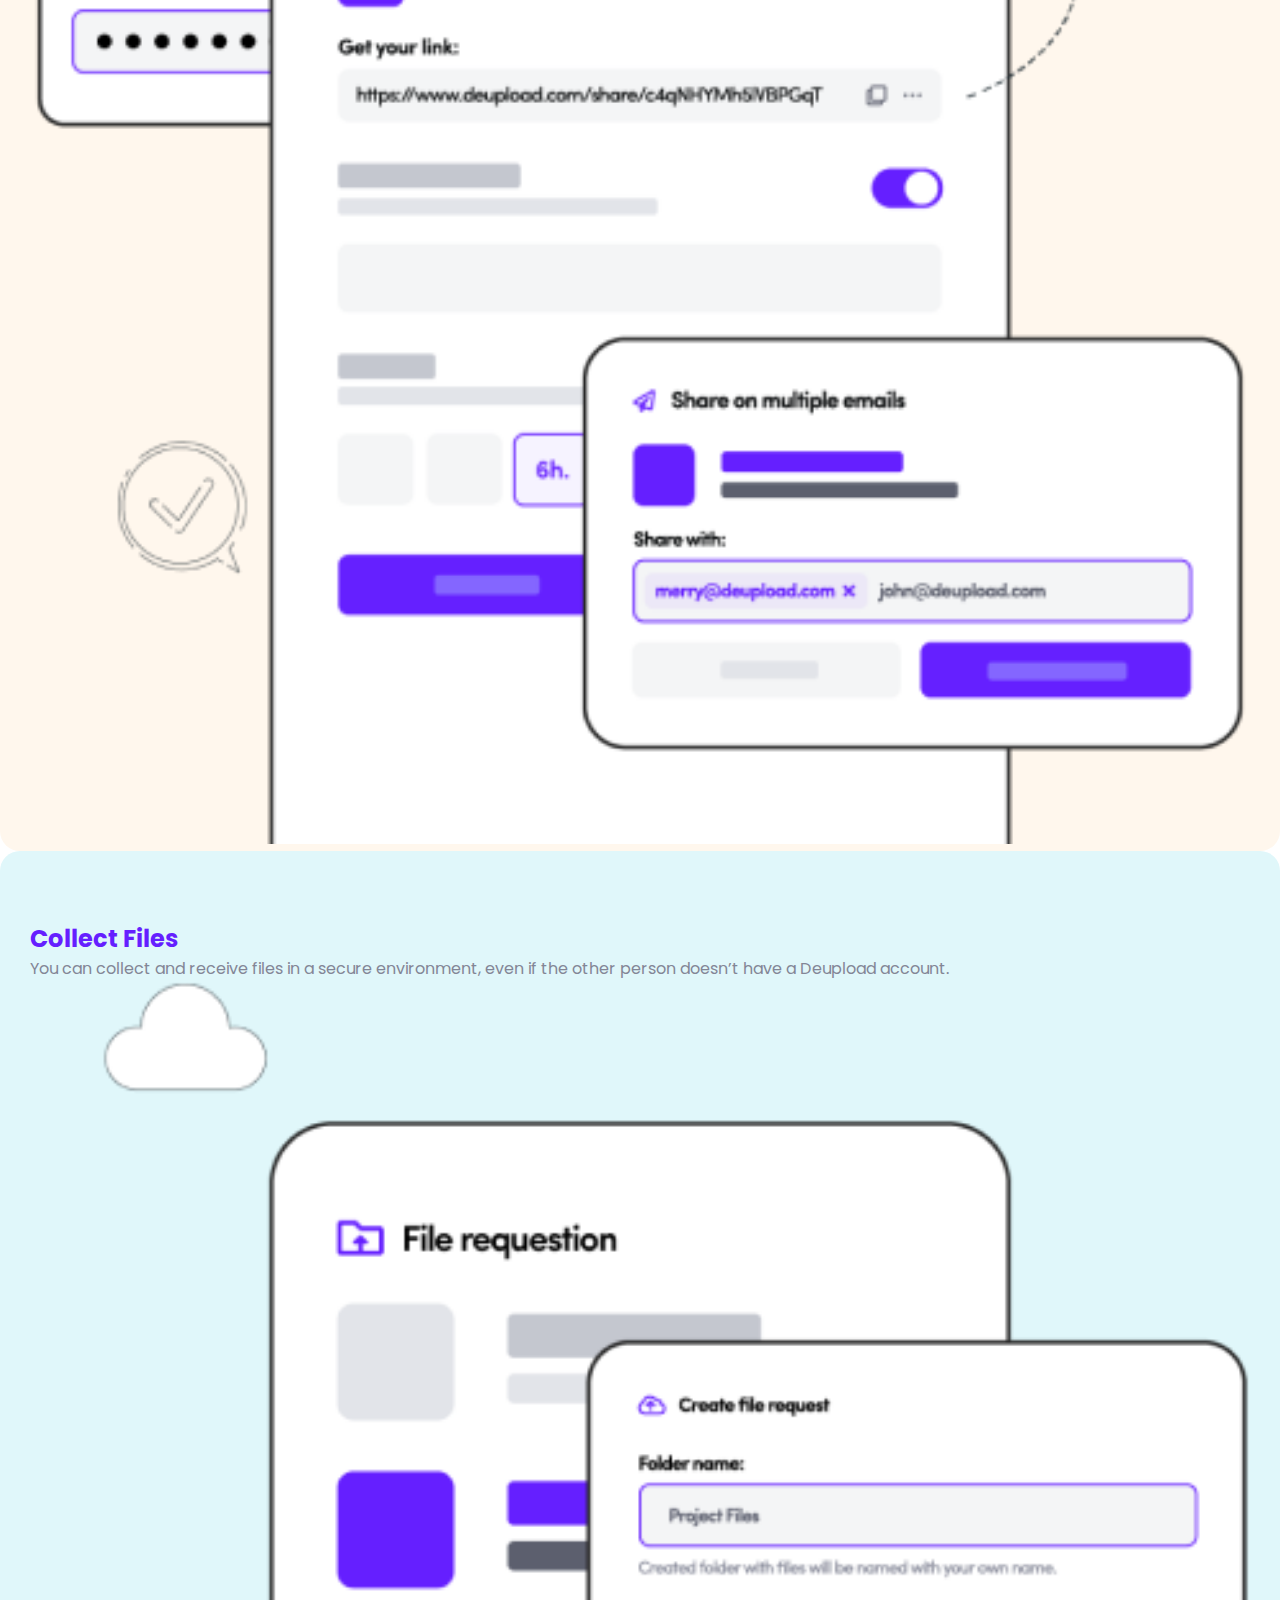
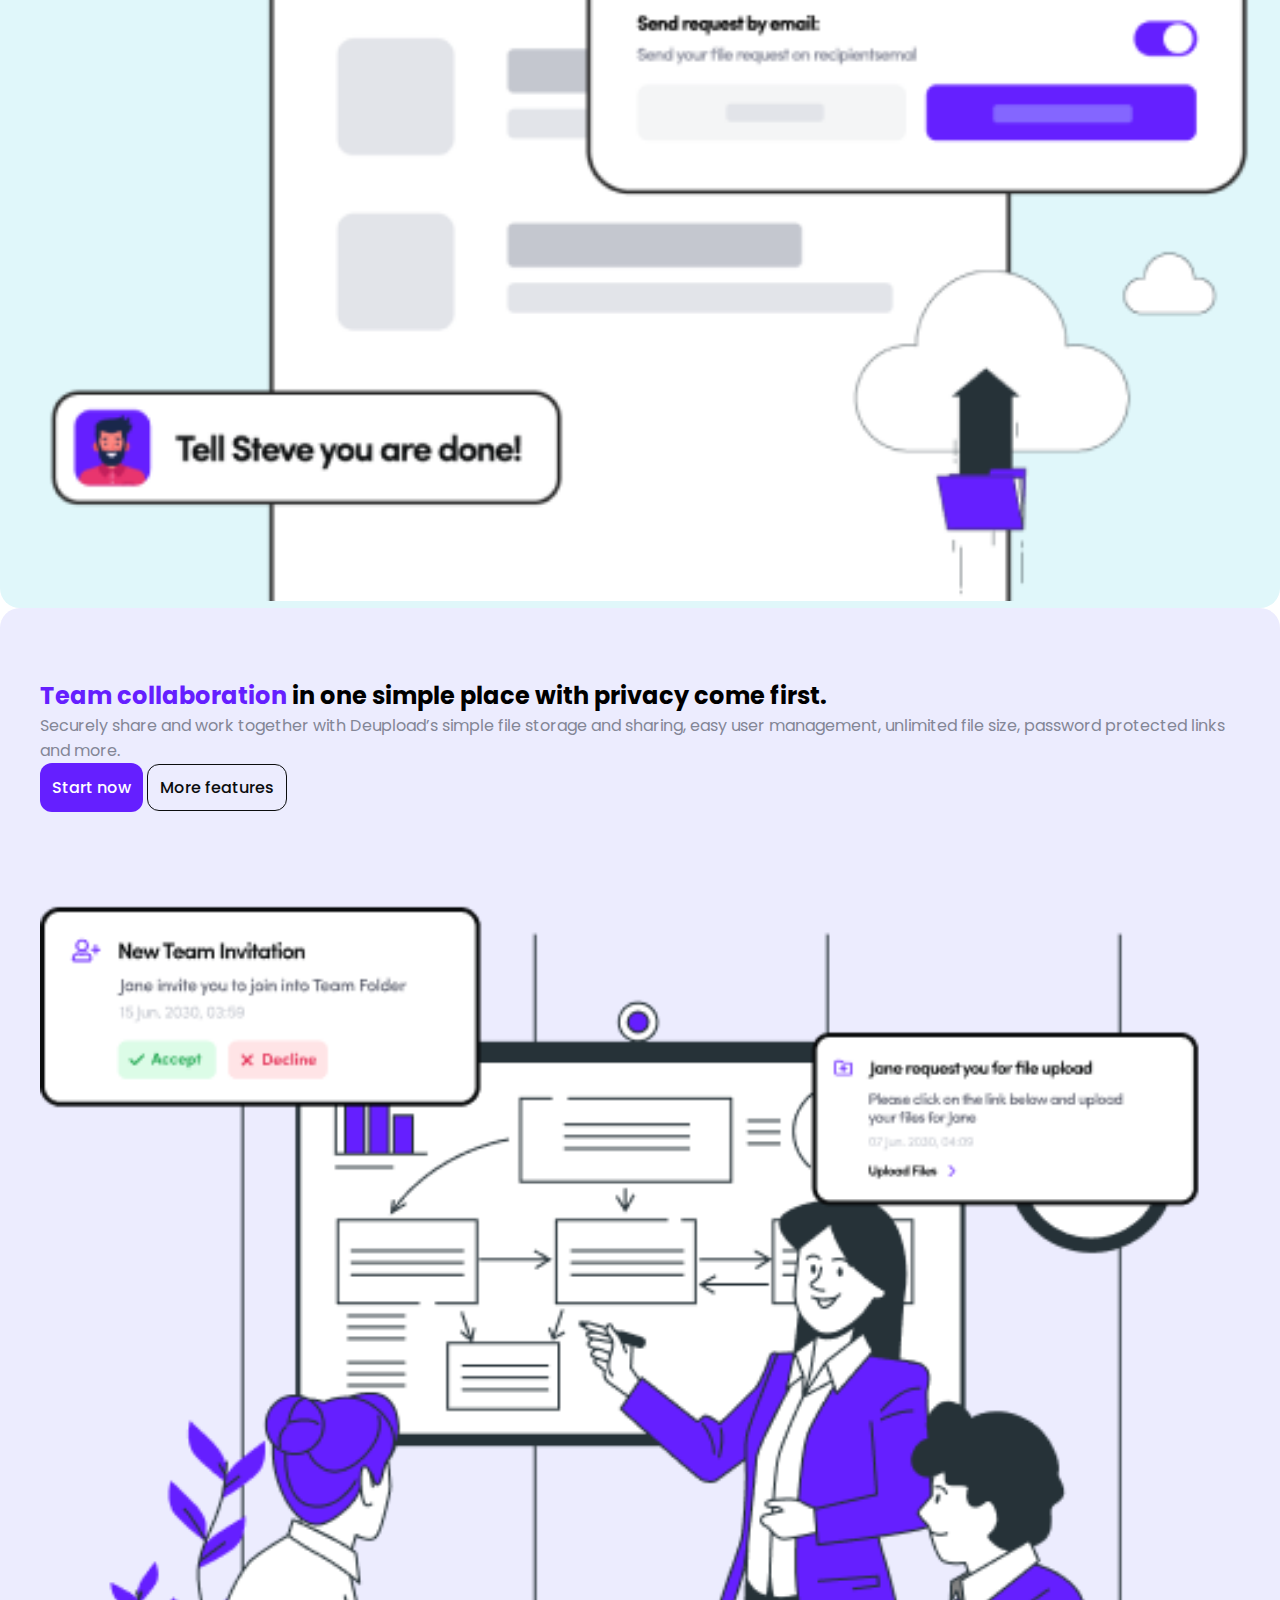
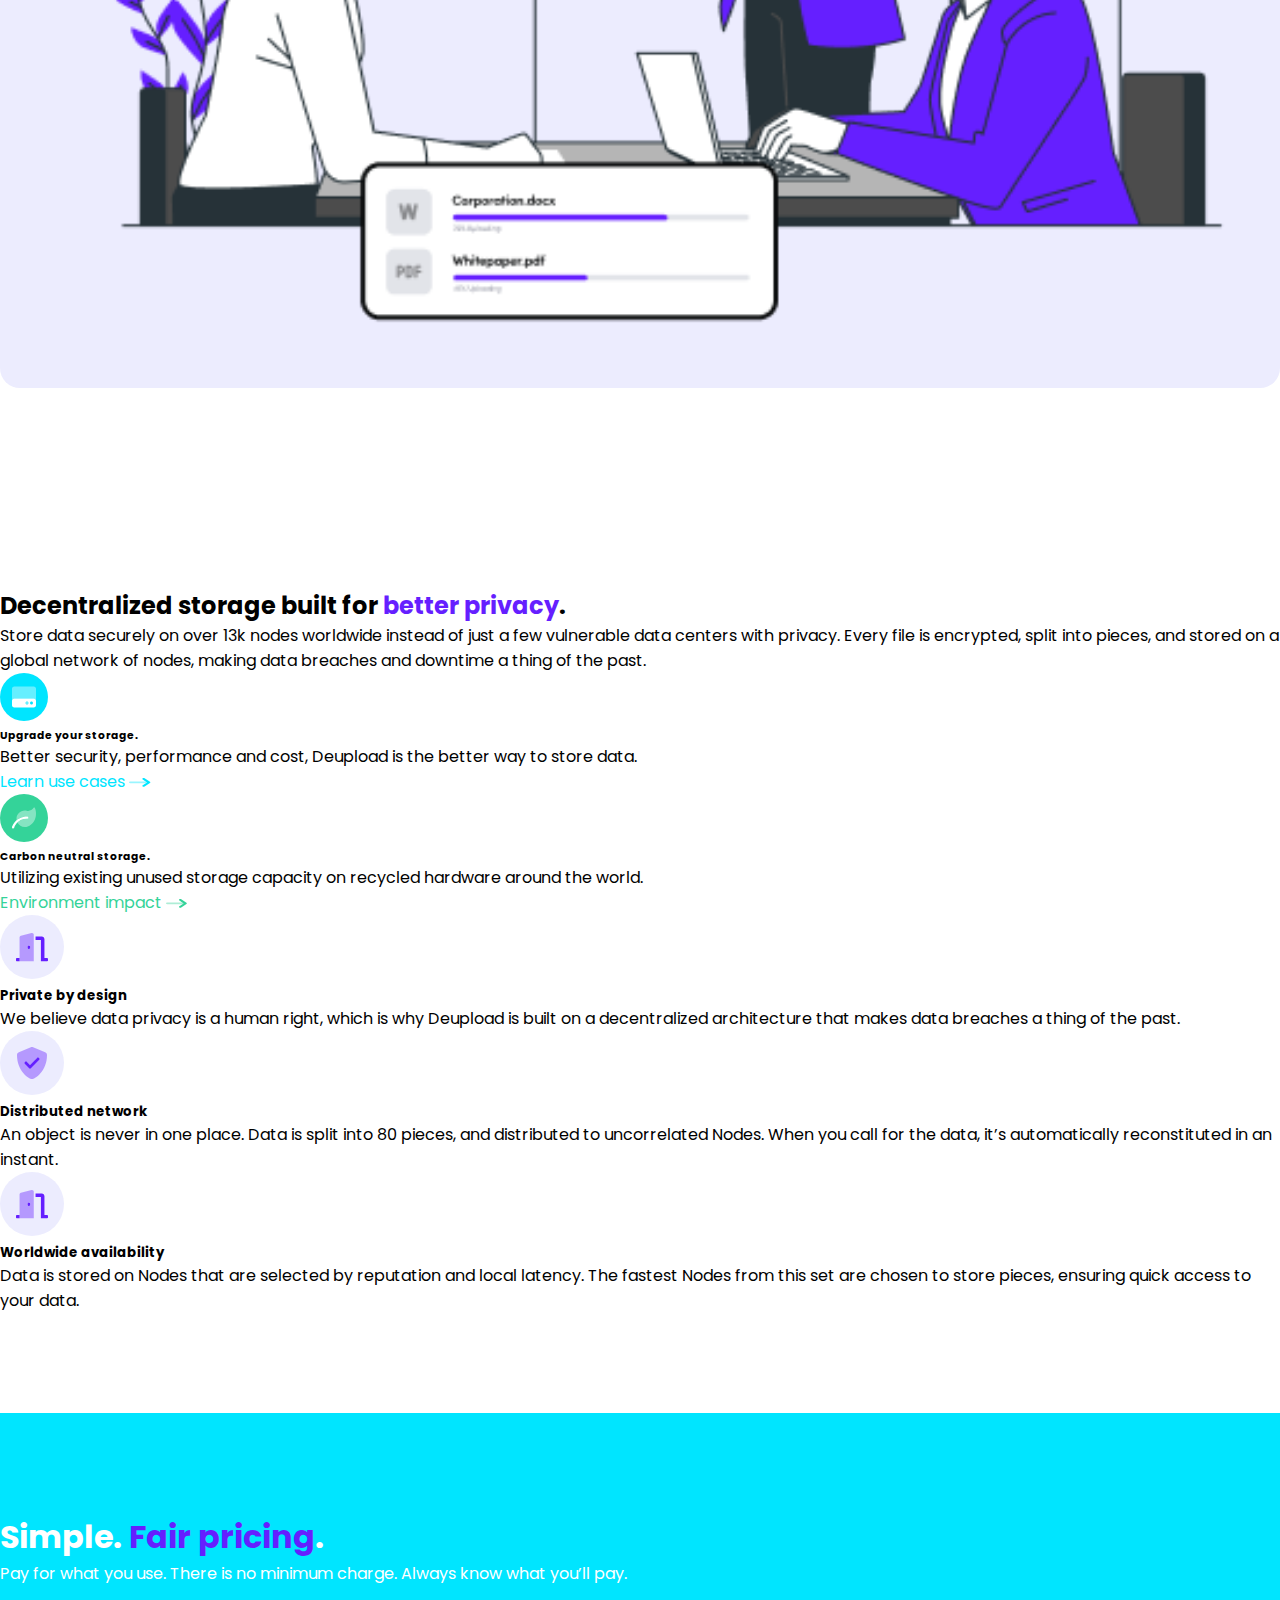
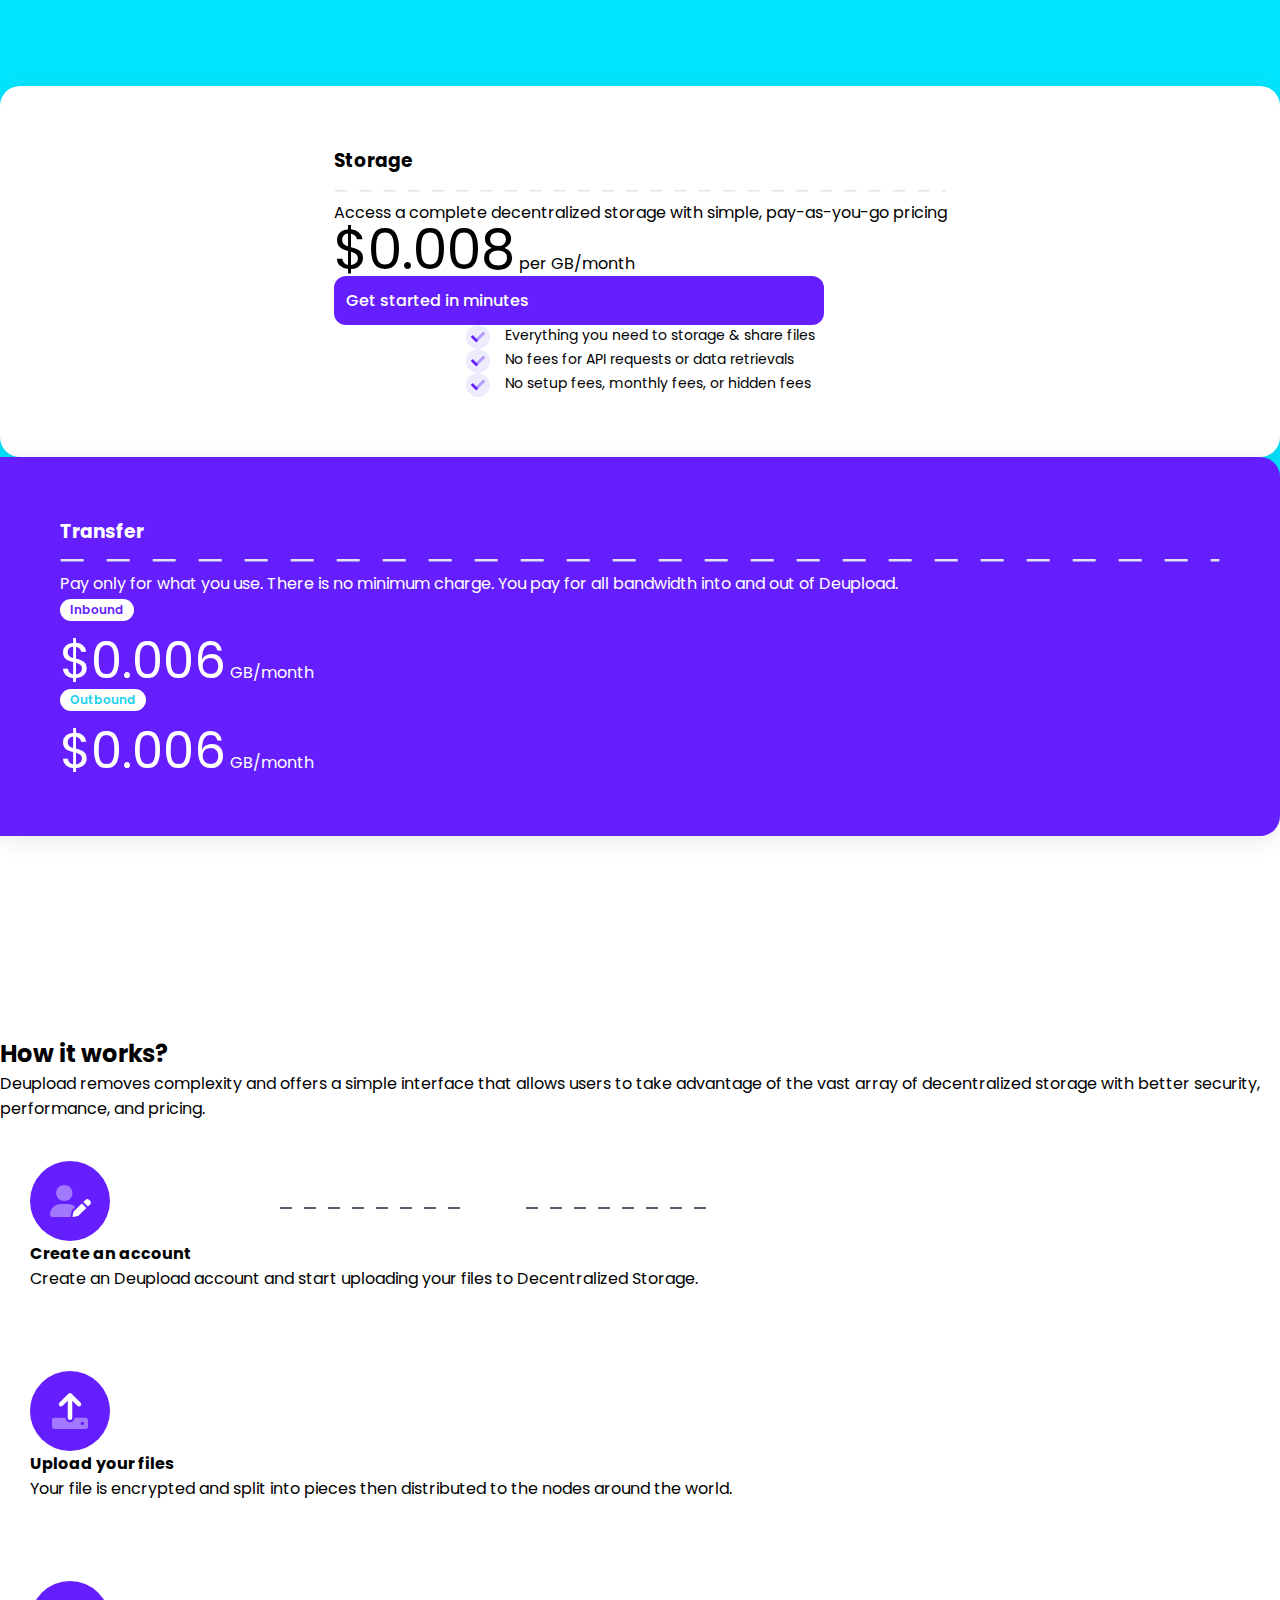
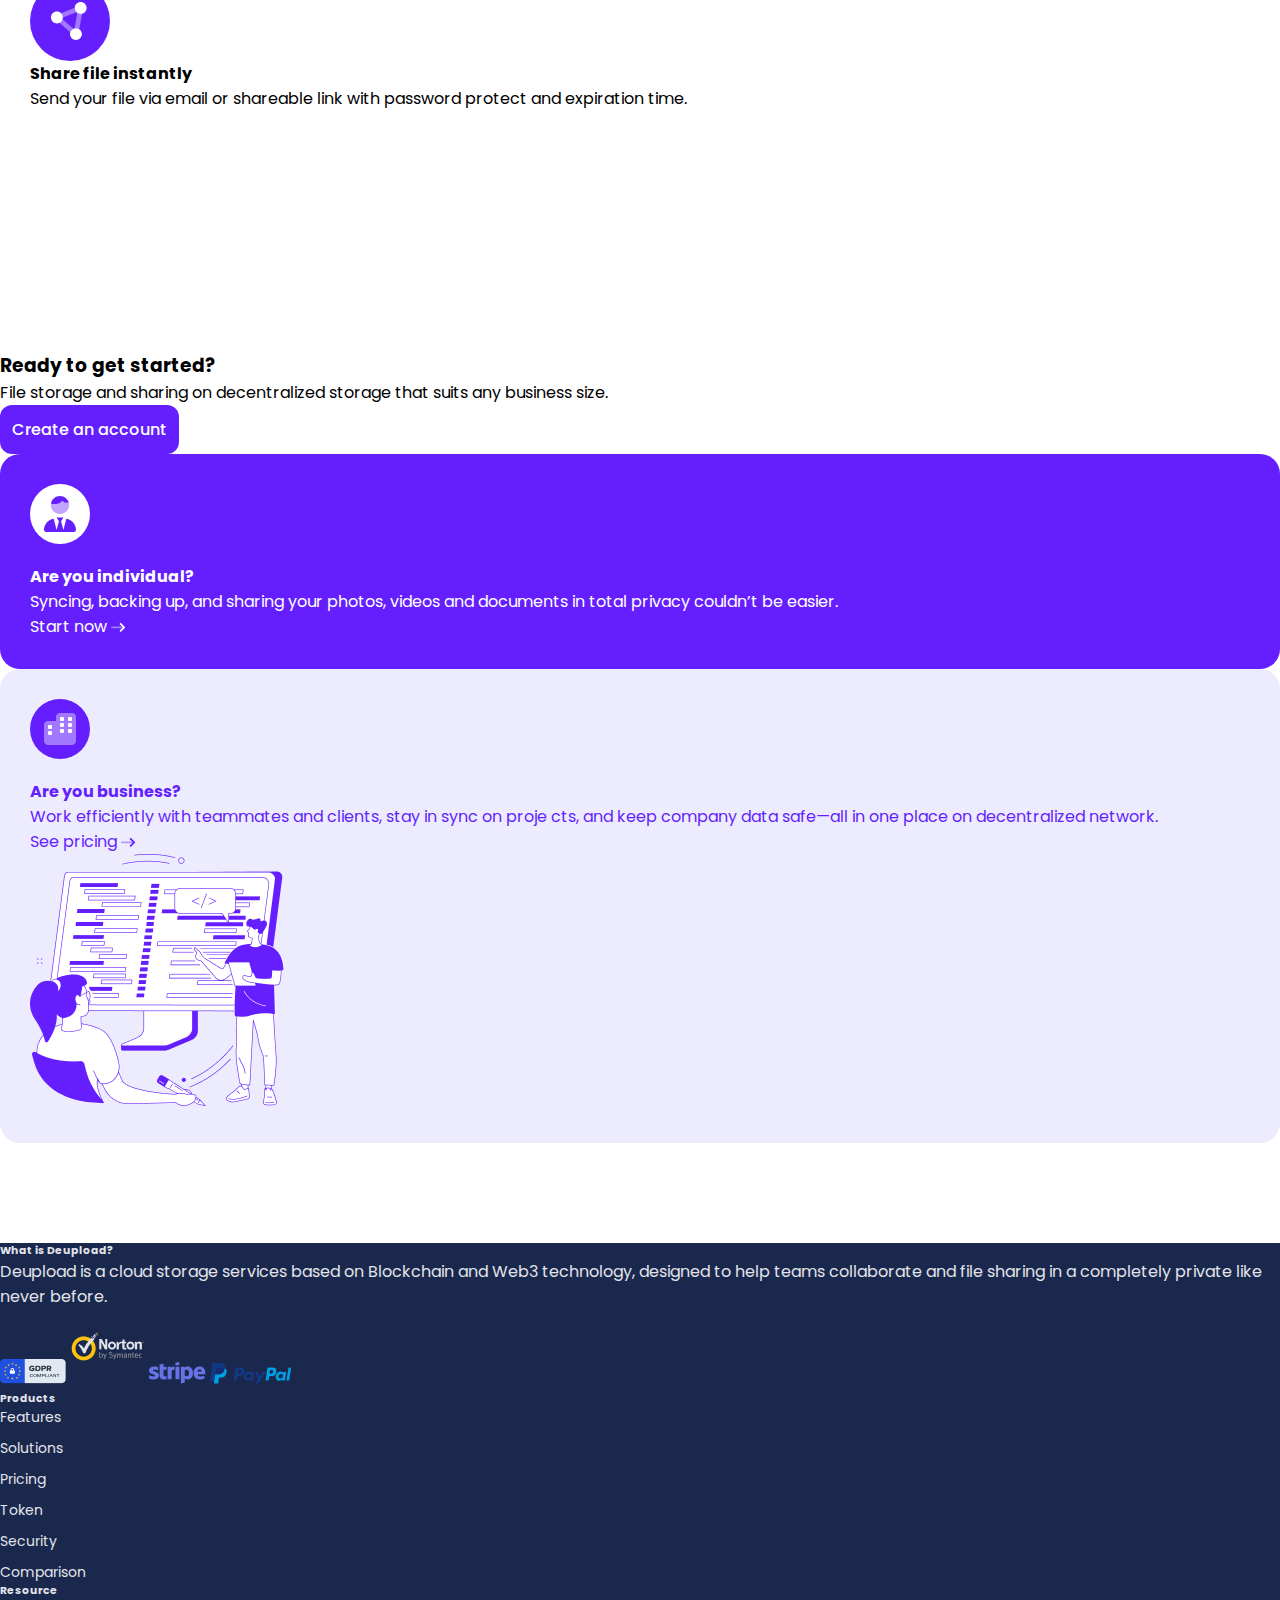
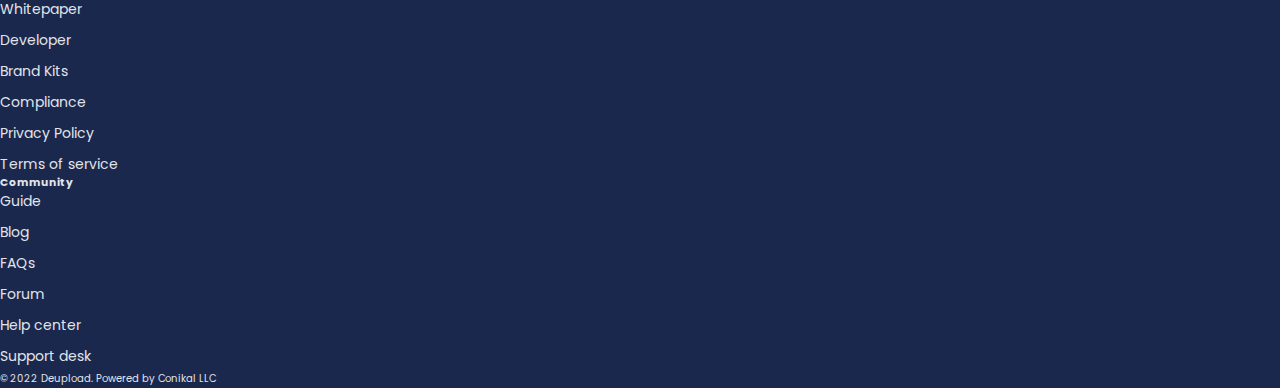
<file: 1-Deupload/index.html>
<!DOCTYPE html>
<html lang="en">
  <head>
    <meta charset="UTF-8" />
    <meta name="viewport" content="width=device-width, initial-scale=1.0" />
    <title>Deupload</title>
    <link rel="preconnect" href="https://fonts.googleapis.com" />
    <link rel="preconnect" href="https://fonts.gstatic.com" crossorigin />
    <link
      href="https://fonts.googleapis.com/css2?family=Poppins:ital,wght@0,100;0,200;0,300;0,400;0,500;0,600;0,700;0,800;0,900;1,100;1,200;1,300;1,400;1,500;1,600;1,700;1,800;1,900&display=swap"
      rel="stylesheet"
    />
    <link
      href="https://cdn.jsdelivr.net/npm/bootstrap@5.3.8/dist/css/bootstrap.min.css"
      rel="stylesheet"
      integrity="sha384-sRIl4kxILFvY47J16cr9ZwB07vP4J8+LH7qKQnuqkuIAvNWLzeN8tE5YBujZqJLB"
      crossorigin="anonymous"
    />
    <link rel="stylesheet" href="/css/style.css" />
  </head>
  <body>
    <!-- Header -->
    <header class="text-center">
      <div class="container-fluid">
        <div class="header-wrapper d-md-flex justify-content-between align-items-center py-3">
          <img src="img/logo.png" alt="" />
          <div class="d-flex align-items-center gap-4 justify-content-center mt-3 mt-md-0">
            <a href="#" class="my-btn-outline">Sign In</a>
            <a href="#" class="my-btn-primary">Create an account</a>
          </div>
        </div>
      </div>
    </header>
    <!-- Banner -->
    <section class="banner">
      <div class="container">
        <div class="banner-wrapper text-center">
          <h1 class="fw-bold">
            <span class="d-md-block">File storage and sharing for</span>
            <span class="d-md-block">remote teams that work</span>
            <span class="d-md-block">together on <span>Web3</span></span>
          </h1>
          <p class="my-4">
            <span class="d-md-block">Deupload is a online file manager on decentralized cloud storage and IPFS that </span>
            <span class="d-md-block">allows you storage, share, collect files privately and team collaboration without</span>
            <span class="d-md-block">subscription.</span>
          </p>
          <div class="d-flex gap-4 justify-content-center align-items-center">
            <a href="#" class="my-btn-primary">Get Started</a>
            <a href="#" class="my-btn-outline">Pricing</a>
          </div>
        </div>
      </div>
    </section>
    <!-- Hero -->
    <section class="hero">
      <div class="container">
        <div class="hero-wrapper">
          <img width="100%" src="img/hero/hero_img.png" alt="" />
        </div>
      </div>
    </section>
    <!-- Lightning -->
    <section class="lightning">
      <div class="container">
        <div class="lightning-wrapper">
          <div class="text-center">
            <h2 class="mb-3">Lightning fast. Better privacy. Fairer cost.</h2>
            <p>
              <span class="d-lg-block">You can choose continue to use centralized cloud storage but we have some better reasons for</span>
              <span class="d-lg-block">you to start moving to decentralized storage because it is simply the future of the internet.</span>
            </p>
          </div>
          <div class="row d-flex mt-5">
            <!-- Card 1 -->
            <div class="col-12 col-lg-6 col-xl-4 mb-4 mb-xl-0">
              <div class="card">
                <div class="mb-3"><img src="/img/lightning/lock.png" alt="" /></div>
                <h4 class="mb-2">Lightweight</h4>
                <p>
                  Designed to be lightweight to help you enhance team collaboration by organizing and sharing files in your projects without stress.
                </p>
                <a href="#" class="d-flex gap-3 align-items-center">
                  <span class="fw-bold">Products</span>
                  <img src="/img/lightning/arrowright.svg" alt="" />
                </a>
              </div>
            </div>
            <!-- Card 2 -->
            <div class="col-12 col-lg-6 col-xl-4 mb-4 mb-xl-0">
              <div class="card">
                <div class="mb-3"><img src="/img/lightning/dots.png" alt="" /></div>
                <h4 class="mb-2">Decentralization</h4>
                <p>
                  Store data securely on over 13k nodes worldwide instead of just a few vulnerable data centers with privacy and lightning speed by
                  design.
                </p>
                <a href="#" class="d-flex gap-3 align-items-center">
                  <span class="fw-bold">Products</span>
                  <img src="/img/lightning/arrowright.svg" alt="" />
                </a>
              </div>
            </div>
            <!-- Card 3 -->
            <div class="col-12 col-lg-12 col-xl-4">
              <div class="card">
                <div class="mb-3"><img src="/img/lightning/cube.png" alt="" /></div>
                <h4 class="mb-2">No subscription</h4>
                <p>
                  Designed to be lightweight to help you enhance team collaboration by organizing and sharing files in your projects without stress.
                </p>
                <a href="#" class="d-flex gap-3 align-items-center">
                  <span class="fw-bold">Products</span>
                  <img src="/img/lightning/arrowright.svg" alt="" />
                </a>
              </div>
            </div>
          </div>
        </div>
      </div>
    </section>
    <!-- productivity -->
    <section class="productivity">
      <div class="container">
        <div class="productivity-wrapper">
          <div>
            <h1 class="text-center text-lg-start">
              <span class="d-lg-block">Lightweight design, ready </span>
              <span class="d-lg-block">to use for <span class="my-text-primary">team</span></span>
              <span class="d-lg-block"><span class="my-text-primary">productivity</span>.</span>
            </h1>
          </div>
          <div class="row d-flex align-items-stretch mt-5">
            <!-- Card 1 -->
            <div class="col-lg-6 d-flex align-items-stretch">
              <div class="text-center card1 flex-fill d-flex flex-column justify-content-between">
                <h2 class="my-text-primary mb-3">File Sharing</h2>
                <p>
                  Securely share files within or outside your organization, and control access, track edits, and analyze the shared content stats.
                </p>
                <div>
                  <img width="100%" src="/img/productivity/ui-1.png" alt="" />
                </div>
              </div>
            </div>
            <!-- Card 2 -->
            <div class="col-lg-6 mt-4 mt-lg-0 d-flex align-items-stretch">
              <div class="text-center card2 flex-fill d-flex flex-column justify-content-between">
                <h2 class="my-text-primary mb-3">Collect Files</h2>
                <p>You can collect and receive files in a secure environment, even if the other person doesn’t have a Deupload account.</p>
                <img width="100%" src="/img/productivity/ui-2.png" alt="" />
              </div>
            </div>
            <!-- Card 3 -->
            <div class="col-12 mt-4">
              <div class="text-center card3 row mx-0 align-items-center">
                <div class="col-lg-6 mb-4 mb-lg-0 px-0">
                  <h2 class="mb-3">
                    <span class="d-lg-block"><span class="my-text-primary">Team collaboration</span> in</span>
                    <span class="d-lg-block">one simple place with</span>
                    <span class="d-lg-block">privacy come first.</span>
                  </h2>
                  <p class="mb-4">
                    <span class="d-lg-block">Securely share and work together with Deupload’s </span>
                    <span class="d-lg-block">simple file storage and sharing, easy user </span>
                    <span class="d-lg-block">management, unlimited file size, password</span>
                    <span class="d-lg-block">protected links and more.</span>
                  </p>
                  <div class="d-flex justify-content-center align-items-center gap-4">
                    <a class="my-btn-primary" href="#">Start now</a>
                    <a class="my-btn-outline" href="#">More features</a>
                  </div>
                </div>
                <div class="col-lg-6 px-0">
                  <img width="100%" src="/img/productivity/team.png" alt="" />
                </div>
              </div>
            </div>
          </div>
        </div>
      </div>
    </section>
    <!-- Decentralized -->
    <section class="decentralized">
      <div class="container">
        <div class="decentralized-wrapper">
          <div class="row align-items-center gap-5 gap-xl-0">
            <div class="col-xl-6">
              <div class="p-3">
                <h2 class="mb-3">
                  <span class="d-lg-block">Decentralized </span>
                  <span class="d-lg-block">storage built for</span>
                  <span class="d-lg-block"><span class="my-text-primary">better privacy</span>.</span>
                </h2>
                <p class="mb-4">
                  Store data securely on over 13k nodes worldwide instead of just a few vulnerable data centers with privacy. Every file is encrypted,
                  split into pieces, and stored on a global network of nodes, making data breaches and downtime a thing of the past.
                </p>
                <div class="row mx-0 justify-content-center">
                  <div class="col-6 d-flex flex-column">
                    <div>
                      <img class="mb-3 align-self-start" src="/img/decentralized/storage.svg" alt="" />
                    </div>
                    <h6 class="mb-2">Upgrade your storage.</h6>
                    <p>Better security, performance and cost, Deupload is the better way to store data.</p>
                    <a href="#" class="d-flex align-items-center gap-3 fw-bold">
                      <span>Learn use cases</span>
                      <img src="/img/decentralized/arrowblue.svg" alt="" />
                    </a>
                  </div>
                  <div class="col-6 d-flex flex-column">
                    <img class="mb-3 align-self-start" src="/img/decentralized/leaf.svg" alt="" />
                    <h6 class="mb-2">Carbon neutral storage.</h6>
                    <p>Utilizing existing unused storage capacity on recycled hardware around the world.</p>
                    <a href="#" class="d-flex align-items-center gap-3 fw-bold">
                      <span>Environment impact</span>
                      <img src="/img/decentralized/arrowgreen.svg" alt="" />
                    </a>
                  </div>
                </div>
              </div>
            </div>
            <div class="col-xl-6">
              <div>
                <!-- 1 -->
                <div class="d-flex gap-3 mb-3 p-2">
                  <div><img src="/img/decentralized/vault.svg" alt="" /></div>
                  <div>
                    <h5 class="mb-2">Private by design</h5>
                    <p>
                      We believe data privacy is a human right, which is why Deupload is built on a decentralized architecture that makes data
                      breaches a thing of the past.
                    </p>
                  </div>
                </div>
                <!-- 2 -->
                <div class="d-flex gap-3 mb-3 p-2">
                  <div><img src="/img/decentralized/protected.svg" alt="" /></div>
                  <div>
                    <h5 class="mb-2">Distributed network</h5>
                    <p>
                      An object is never in one place. Data is split into 80 pieces, and distributed to uncorrelated Nodes. When you call for the
                      data, it’s automatically reconstituted in an instant.
                    </p>
                  </div>
                </div>
                <!-- 3 -->
                <div class="d-flex gap-3 p-2">
                  <div><img src="/img/decentralized/vault.svg" alt="" /></div>
                  <div>
                    <h5 class="mb-2">Worldwide availability</h5>
                    <p>
                      Data is stored on Nodes that are selected by reputation and local latency. The fastest Nodes from this set are chosen to store
                      pieces, ensuring quick access to your data.
                    </p>
                  </div>
                </div>
              </div>
            </div>
          </div>
        </div>
      </div>
    </section>
    <!-- pricing -->
    <section class="pricing">
      <div class="container">
        <h1 class="mb-2 text-center">
          <span>Simple. <span class="my-text-primary">Fair pricing</span>.</span>
        </h1>
        <p class="mb-5 text-center">Pay for what you use. There is no minimum charge. Always know what you’ll pay.</p>
        <div class="pricing-wrapper">
          <div class="row align-items-center gap-4 gap-lg-0">
            <!-- card 1 -->
            <div class="col-lg-6 p-lg-0">
              <div class="text-center">
                <div>
                  <h3 class="fw-normal">Storage</h3>
                  <img width="100%" src="/img/pricing/lineblack.svg" alt="" />
                  <p>Access a complete decentralized storage with simple, pay-as-you-go pricing</p>
                  <div class="d-flex flex-column my-4">
                    <span class="fw-bold">$0.008</span>
                    <span>per GB/month</span>
                  </div>
                  <a href="#" class="my-btn-primary mb-4">Get started in minutes</a>
                </div>
                <ul class="d-flex flex-column align-items-start gap-2">
                  <li><img src="/img/pricing/tick.svg" alt="" /><span>Everything you need to storage & share files</span></li>
                  <li><img src="/img/pricing/tick.svg" alt="" /><span>No fees for API requests or data retrievals</span></li>
                  <li><img src="/img/pricing/tick.svg" alt="" /><span>No setup fees, monthly fees, or hidden fees</span></li>
                </ul>
              </div>
            </div>
            <!-- card 2 -->
            <div class="col-lg-6 text-center text-lg-start p-lg-0">
              <div>
                <h3 class="fw-normal">Transfer</h3>
                <img width="100%" src="/img/pricing/linewhite.svg" alt="" />
                <p>Pay only for what you use. There is no minimum charge. You pay for all bandwidth into and out of Deupload.</p>
                <div class="mb-4">
                  <span>Inbound</span>
                  <div class="d-flex align-items-end gap-1 justify-content-center justify-content-lg-start">
                    <span>$0.006</span>
                    <span>GB/month</span>
                  </div>
                </div>
                <div>
                  <span>Outbound</span>
                  <div class="d-flex align-items-end gap-1 justify-content-center justify-content-lg-start">
                    <span>$0.006</span>
                    <span>GB/month</span>
                  </div>
                </div>
              </div>
            </div>
          </div>
        </div>
      </div>
    </section>
    <!-- howitworks -->
    <section class="howitworks">
      <div class="container">
        <div class="text-center">
          <h2 class="mb-2">How it works?</h2>
          <p>
            <span class="d-xl-block">Deupload removes complexity and offers a simple interface that allows users to take </span>
            <span class="d-xl-block">advantage of the vast array of decentralized storage with better security, performance, </span>
            <span class="d-xl-block">and pricing.</span>
          </p>
        </div>
        <div class="howitworks-wrapper">
          <div class="row">
            <div class="line d-flex align-items-center justify-content-between">
              <div>
                <img width="100%" src="/img/howitworks/line.svg" alt="" />
              </div>
              <div>
                <img width="100%" src="/img/howitworks/line.svg" alt="" />
              </div>
            </div>
            <!-- 1 -->
            <div class="col-lg-4">
              <div class="d-flex flex-column align-items-center text-center">
                <div>
                  <img src="/img/howitworks/userpen.svg" alt="" />
                </div>
                <h4 class="mt-4 mb-3">Create an account</h4>
                <p>Create an Deupload account and start uploading your files to Decentralized Storage.</p>
              </div>
            </div>
            <!-- 2 -->
            <div class="col-lg-4">
              <div class="d-flex flex-column align-items-center text-center">
                <div>
                  <img src="/img/howitworks/upload.svg" alt="" />
                </div>
                <h4 class="mt-4 mb-3">Upload your files</h4>
                <p>Your file is encrypted and split into pieces then distributed to the nodes around the world.</p>
              </div>
            </div>
            <!-- 3 -->
            <div class="col-lg-4">
              <div class="d-flex flex-column align-items-center text-center">
                <div>
                  <img src="/img/howitworks/share.svg" alt="" />
                </div>
                <h4 class="mt-4 mb-3">Share file instantly</h4>
                <p>Send your file via email or shareable link with password protect and expiration time.</p>
              </div>
            </div>
          </div>
        </div>
      </div>
    </section>
    <!-- create-account -->
    <section class="create-account">
      <div class="container">
        <div class="d-flex justify-content-between align-items-center flex-column flex-lg-row">
          <div class="text-center text-lg-start">
            <h3>Ready to get started?</h3>
            <p>File storage and sharing on decentralized storage that suits any business size.</p>
          </div>
          <div>
            <a href="#" class="my-btn-primary">Create an account</a>
          </div>
        </div>
        <div class="create-account-wrapper">
          <div class="row mt-5">
            <!-- 1 -->
            <div class="col-lg-4 d-flex flex-column mb-4 mb-lg-0">
              <div class="d-flex flex-column">
                <div class="icon">
                  <img src="/img/create-account/user.svg" alt="" />
                </div>
                <h4 class="mb-4">Are you individual?</h4>
                <p class="mb-4">Syncing, backing up, and sharing your photos, videos and documents in total privacy couldn’t be easier.</p>
                <a class="d-flex gap-2 align-items-center fw-bold" href="#">
                  <span>Start now</span>
                  <img src="/img/create-account/arrowwhite.svg" alt="" />
                </a>
              </div>
            </div>
            <!-- 2 -->
            <div class="col-lg-8 d-flex">
              <div class="d-flex gap-4">
                <div>
                  <div>
                    <img src="/img/create-account/buildings.svg" alt="" />
                  </div>
                  <h4 class="mb-4">Are you business?</h4>
                  <p class="mb-4">
                    Work efficiently with teammates and clients, stay in sync on proje cts, and keep company data safe—all in one place on
                    decentralized network.
                  </p>
                  <a class="d-flex gap-2 align-items-center fw-bold" href="#">
                    <span>See pricing</span>
                    <img src="/img/create-account/arrowpurple.svg" alt="" />
                  </a>
                </div>
                <div class="d-none d-lg-block">
                  <img src="/img/create-account/learn.png" alt="" />
                </div>
              </div>
            </div>
          </div>
        </div>
      </div>
    </section>
    <!-- footer -->
    <footer>
      <div class="container pt-5">
        <div class="footer-wrapper">
          <div class="row gx-5">
            <!-- 1 -->
            <div class="col-lg-6 mb-3 mb-lg-0">
              <div>
                <h6 class="mb-4">What is Deupload?</h6>
                <p class="mb-4">
                  Deupload is a cloud storage services based on Blockchain and Web3 technology, designed to help teams collaborate and file sharing in
                  a completely private like never before.
                </p>
                <div class="d-flex align-items-center justify-content-between">
                  <img src="/img/footer/gdpr.png" alt="" />
                  <img src="/img/footer/norton.png" alt="" />
                  <img src="/img/footer/stripe.png" alt="" />
                  <img src="/img/footer/paypal.png" alt="" />
                </div>
              </div>
            </div>
            <!-- 2 -->
            <div class="col-lg-6 d-flex">
              <div class="row mx-0">
                <!-- 2.1 -->
                <div class="col-4">
                  <h6 class="mb-4">Products</h6>
                  <ul>
                    <li>Features</li>
                    <li>Solutions</li>
                    <li>Pricing</li>
                    <li>Token</li>
                    <li>Security</li>
                    <li>Comparison</li>
                  </ul>
                </div>
                <!-- 2.2 -->
                <div class="col-4">
                  <h6 class="mb-4">Resource</h6>
                  <ul>
                    <li>Whitepaper</li>
                    <li>Developer</li>
                    <li>Brand Kits</li>
                    <li>Compliance</li>
                    <li>Privacy Policy</li>
                    <li>Terms of service</li>
                  </ul>
                </div>
                <!-- 2.3 -->
                <div class="col-4">
                  <h6 class="mb-4">Community</h6>
                  <ul>
                    <li>Guide</li>
                    <li>Blog</li>
                    <li>FAQs</li>
                    <li>Forum</li>
                    <li>Help center</li>
                    <li>Support desk</li>
                  </ul>
                </div>
              </div>
            </div>
            <div class="col-12 d-flex justify-content-between pt-5 pb-3">
              <div>
                <span>© 2022 Deupload. Powered by Conikal LLC</span>
              </div>
              <div class="d-flex gap-2 align-items-center">
                <div></div>
                <div></div>
                <div></div>
                <div></div>
              </div>
            </div>
          </div>
        </div>
      </div>
    </footer>
    <!-- <div style="margin-bottom: 500px"></div> -->
  </body>
</html>
</file>
<file: css/style.css>
:root {
  --primary-color: #651fff;
}
* {
  margin: 0;
  padding: 0;
  box-sizing: border-box;
}

body {
  font-family: "Poppins", sans-serif;
  scroll-behavior: smooth;
}



h1,
h2,
h3,
h4,
h5,
h6 {
  margin: 0;
  font-weight: bold;
}

ul {
  margin: 0;
  padding: 0;
  list-style: none;
}

a {
  text-decoration: none;
}
/* Common classes */

.my-text-primary {
  color: var(--primary-color);
}

.banner,
.hero,
.lightning,
.productivity,
.decentralized,
.pricing,
.howitworks,
.create-account {
  padding: 100px 0;
}

.my-btn-primary {
  background: var(--primary-color);
  color: #fff;
  font-weight: 500;
  padding: 12px;
  border-radius: 12px;
}

.my-btn-outline {
  color: #0b0d0e;
  border: 1px solid #0b0d0e;
  border-radius: 12px;
  padding: 10px 12px;
  font-weight: 500;
}

.banner {
  background: #ebe5fa;
}

/* Banner Start */
.banner-wrapper > h1 > span:last-child > span {
  color: var(--primary-color);
}
/* Banner End */

/* Lightning Start */
.lightning-wrapper > .row > div > .card {
  background: var(--primary-color);
  color: #fff;
  border-radius: 20px;
  box-shadow: 0 4px 24px 0 #0000001f;
  padding: 50px;
}

.lightning-wrapper > .row > div > .card > p {
  color: #ececfe;
}

.lightning-wrapper > .row > div > .card > a {
  color: #fff;
}

/* Lightning End */

/* productivity Start */
.card1 {
  background-color: #fff7ed;
}

.card2 {
  background-color: #e0f7fa;
}

.card3 {
  background-color: #ececfe;
  padding: 70px 40px 20px 40px;
  border-radius: 20px;
}

.card1,
.card2 {
  border-radius: 20px;
  padding: 70px 30px 0 30px;
}

/* .productivity-wrapper .row > div > div:not(:last-child) {
  background-color: purple;
  border-radius: 20px;
} */

.productivity-wrapper > .row > div p {
  color: #838696;
}

.productivity-wrapper > .row > div > .card3 > div > div > a {
  display: inline-block;
}

/* productivity End */

/* decentralized Start */

.decentralized-wrapper > .row > div > div > div > div:nth-child(1) > a {
  margin-top: auto;
  color: #00e5ff;
}

.decentralized-wrapper > .row > div > div > div > div:nth-child(2) > a {
  color: #34d399;
  margin-top: auto;
}

/* decentralized End */

/* pricing Start */
.pricing {
  background: linear-gradient(to bottom, #00e5ff 60%, #fff 40%);
}

.pricing .container {
  color: #fff;
}

.pricing-wrapper .row {
  margin-top: 100px;
}

.pricing-wrapper .row > div > div {
  padding: 60px;
  border-radius: 20px;
  box-shadow: 0 4px 24px 0 #00000017;
}

.pricing-wrapper .row > div:first-child > div {
  color: #000;
  background-color: #ffffff;
}

.pricing-wrapper .row > div:first-child > div > div > div > span:first-child {
  font-size: 55px;
  line-height: 50px;
}

.pricing-wrapper .row > div:first-child > div > div > a {
  display: inline-block;
  width: 80%;
}

.pricing-wrapper .row > div:first-child > div > ul > li {
  display: flex;
  font-size: 14px;
  gap: 15px;
}

.pricing-wrapper .row > div:first-child > div {
  display: flex;
  flex-direction: column;
  align-items: center;
}

.pricing-wrapper .row > div:last-child > div {
  background-color: var(--primary-color);
  border-radius: 20px;
}

.pricing-wrapper .row > div:last-child > div > div > span {
  font-size: 12px;
  padding: 2px 10px;
  background-color: #fff;
  color: var(--primary-color);
  border-radius: 20px;
  font-weight: 600;
  display: inline-block;
  margin-bottom: 15px;
}

.pricing-wrapper .row > div:last-child > div > div:last-child > span {
  color: #22d3ee;
}

.pricing-wrapper .row > div:last-child > div > div > div span:first-child {
  font-size: 50px;
  line-height: 50px;
}

/* pricing End */

/* howitworks Start */

.howitworks-wrapper .row > div > div {
  padding: 40px 30px;
}
.howitworks-wrapper .row > div > div > div {
  border-radius: 50%;
  background-color: var(--primary-color);
  width: 80px;
  height: 80px;
  display: flex;
  justify-content: center;
  align-items: center;
}

.howitworks-wrapper .row {
  position: relative;
}

.howitworks-wrapper .row .line {
  display: none !important;
  width: 100%;
  position: absolute;
  top: 30px;
  padding: 0 200px;
}
/* howitworks End */

/* create-account Start */

.create-account .container > div > div > a {
  display: inline-block;
}

.create-account-wrapper .row > div > div {
  background-color: var(--primary-color);
  color: #fff;
  padding: 30px;
  border-radius: 20px;
  flex: 1;
}

.create-account-wrapper .row > div:last-child > div {
  flex: 1;
}

.create-account-wrapper .row > div:last-child > div {
  background-color: #ececfe;
  color: var(--primary-color);
}

.create-account-wrapper .row > div > div > .icon {
  background-color: rgb(255, 255, 255);
  width: 60px;
  height: 60px;
  border-radius: 50%;
  display: flex;
  align-items: center;
  justify-content: center;
  margin-bottom: 20px;
}

.create-account-wrapper .row > div:last-child > div > div > div {
  background-color: var(--primary-color);
  width: 60px;
  height: 60px;
  border-radius: 50%;
  display: flex;
  align-items: center;
  justify-content: center;
  margin-bottom: 20px;
}

.create-account-wrapper .row > div > div > a {
  color: #ffffff;
  display: inline-block;
  margin-top: auto;
}

.create-account-wrapper .row > div:last-child > div > div:first-child > a {
  color: var(--primary-color);
  display: inline-block;
  margin-top: auto;
}
/* create-account End */

/* footer Start */
footer {
  background-color: #1A284E;
  color: #E2E4E9;
}

.footer-wrapper > .row > div:nth-child(2) > div {
  flex: 1;
}

.footer-wrapper > .row > div:nth-child(2) > div > div > ul {
  display: flex;
  flex-direction: column;
  gap: 10px;
  font-size: 14px;
}

.footer-wrapper > .row > div:nth-child(3) > div:first-child {
  font-size: 14px;
}

.footer-wrapper > .row > div:nth-child(3) > div:last-child > img {
  width: 25px;
  cursor: pointer;

}

.footer-wrapper > .row > div:nth-child(3) > div:first-child > span {
  font-size: 10px;
}
/* footer End */

/* Responsive */

@media only screen and (min-width: 992px) {
  .pricing-wrapper .row > div:last-child > div {
    border-radius: 0 20px 20px 0;
  }

  .howitworks-wrapper .row .line {
    display: flex !important;
  }
}

@media only screen and (min-width: 1200px) {
  .howitworks-wrapper .row .line {
    padding: 0 250px;
  }
}

@media only screen and (min-width: 1400px) {
  .howitworks-wrapper .row .line {
    padding: 0 300px;
  }
}
</file>
